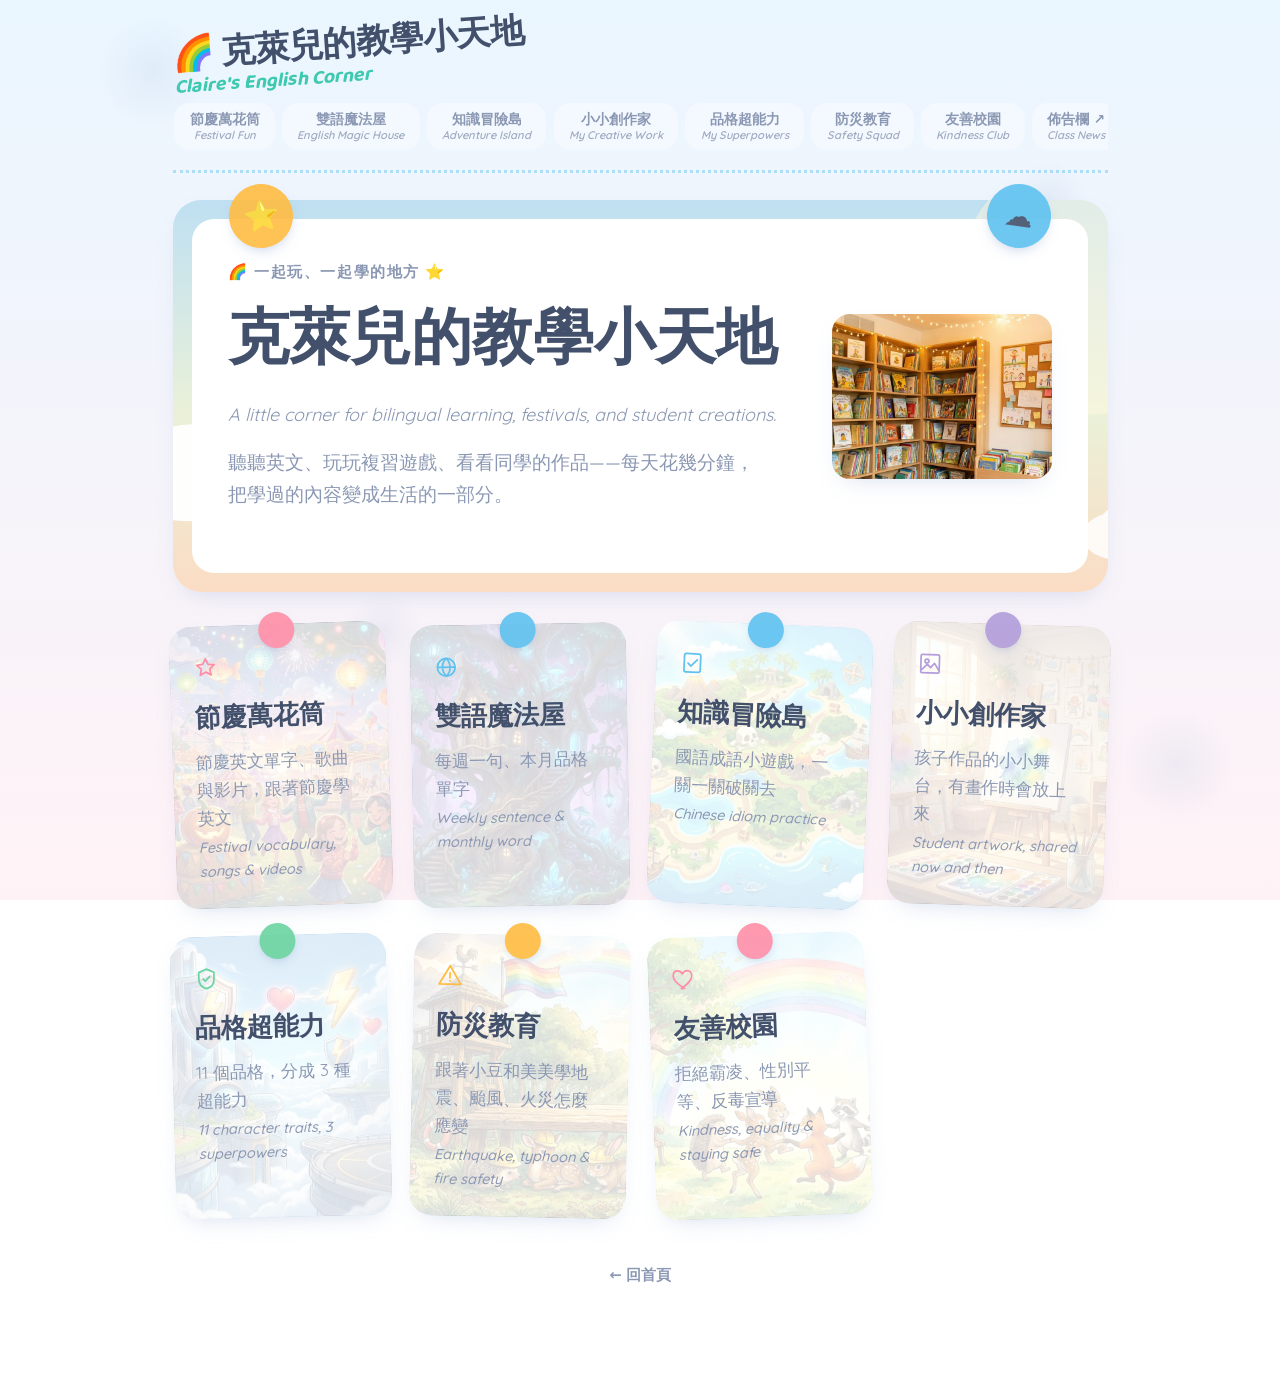
<file: index.html>
<!doctype html>
<html lang="zh-Hant">
<head>
<meta charset="utf-8" />
<title>克萊兒的教學小天地</title>
<meta name="viewport" content="width=device-width, initial-scale=1" />
<meta name="description" content="克萊兒的教學小天地：雙語魔法屋、知識冒險島、小小創作家、節慶萬花筒、品格超能力、防災教育與友善校園。" />
<link rel="preconnect" href="https://fonts.googleapis.com" />
<link rel="preconnect" href="https://fonts.gstatic.com" crossorigin />
<link href="https://fonts.googleapis.com/css2?family=Baloo+2:wght@500;600;700;800&family=Quicksand:wght@500;600;700&display=swap" rel="stylesheet" />
<link rel="stylesheet" href="styles.css" />
</head>
<body>
<main class="board">

  <nav class="sitenav" aria-label="網站導覽">
    <a class="brand" href="index.html"><span class="nav-zh">🌈 克萊兒的教學小天地</span><span class="nav-en">Claire's English Corner</span></a>
    <div class="sitenav-links">
      <a href="pages/festival.html"><span class="nav-zh">節慶萬花筒</span><span class="nav-en">Festival Fun</span></a>
      <a href="pages/bilingual.html"><span class="nav-zh">雙語魔法屋</span><span class="nav-en">English Magic House</span></a>
      <a href="pages/review.html"><span class="nav-zh">知識冒險島</span><span class="nav-en">Adventure Island</span></a>
      <a href="pages/gallery.html"><span class="nav-zh">小小創作家</span><span class="nav-en">My Creative Work</span></a>
      <a href="pages/character.html"><span class="nav-zh">品格超能力</span><span class="nav-en">My Superpowers</span></a>
      <a href="pages/disaster-prep.html"><span class="nav-zh">防災教育</span><span class="nav-en">Safety Squad</span></a>
      <a href="pages/friendly-campus.html"><span class="nav-zh">友善校園</span><span class="nav-en">Kindness Club</span></a>
      <a href="https://padlet.com/ClaireOli/115-1-v3k780pu6dnq87oe" target="_blank" rel="noopener" class="nav-external"><span class="nav-zh">佈告欄</span><span class="nav-en">Class News</span></a>
    </div>
  </nav>

  <!-- Hero -->
  <header class="hero bg-dawn">
    <div class="tape tape-l" aria-hidden="true"></div>
    <div class="tape tape-r" aria-hidden="true"></div>
    <div class="hero-panel">
      <div class="hero-text">
        <p class="eyebrow">🌈 一起玩、一起學的地方 ⭐</p>
        <h1>克萊兒的教學小天地</h1>
        <p class="hero-en">A little corner for bilingual learning, festivals, and student creations.</p>
        <p class="tagline">聽聽英文、玩玩複習遊戲、看看同學的作品——每天花幾分鐘，把學過的內容變成生活的一部分。</p>
      </div>
      <div class="hero-photo">
        <img class="hero-photo-img" src="assets/classroom-photo.jpg" alt="教室日常照片">
      </div>
    </div>
  </header>

  <!-- Services -->
  <section class="grid" aria-label="班級網站分區">

    <a class="card card-coral has-scene card-scene-festival" style="--tilt:-2deg" href="pages/festival.html">
      <svg class="card-icon" width="26" height="26" viewBox="0 0 24 24" fill="none" stroke="currentColor" stroke-width="1.6" stroke-linecap="round" stroke-linejoin="round"><path d="M12 3l2.4 5.1 5.6.6-4.2 3.8 1.2 5.5L12 15.3 6.9 18l1.2-5.5-4.2-3.8 5.6-.6z"/></svg>
      <h3>節慶萬花筒</h3>
      <p>節慶英文單字、歌曲與影片，跟著節慶學英文<span class="bi-en">Festival vocabulary, songs & videos</span></p>
    </a>

    <a class="card card-sky has-scene card-scene-bilingual" style="--tilt:-1deg" href="pages/bilingual.html">
      <svg class="card-icon" width="26" height="26" viewBox="0 0 24 24" fill="none" stroke="currentColor" stroke-width="1.6" stroke-linecap="round" stroke-linejoin="round"><circle cx="12" cy="12" r="8.2"/><path d="M4 12h16M12 3.8c2.3 2.2 3.5 5.1 3.5 8.2s-1.2 6-3.5 8.2c-2.3-2.2-3.5-5.1-3.5-8.2S9.7 6 12 3.8z"/></svg>
      <h3>雙語魔法屋</h3>
      <p>每週一句、本月品格單字<span class="bi-en">Weekly sentence & monthly word</span></p>
    </a>

    <a class="card card-sky has-scene card-scene-review" style="--tilt:2.5deg" href="pages/review.html">
      <svg class="card-icon" width="26" height="26" viewBox="0 0 24 24" fill="none" stroke="currentColor" stroke-width="1.6" stroke-linecap="round" stroke-linejoin="round"><rect x="4.5" y="3.5" width="15" height="17" rx="1.8"/><path d="M8 12.3l2.6 2.6L16.4 9"/></svg>
      <h3>知識冒險島</h3>
      <p>國語成語小遊戲，一關一關破關去<span class="bi-en">Chinese idiom practice</span></p>
    </a>

    <a class="card card-lavender has-scene card-scene-gallery" style="--tilt:1.8deg" href="pages/gallery.html">
      <svg class="card-icon" width="26" height="26" viewBox="0 0 24 24" fill="none" stroke="currentColor" stroke-width="1.6" stroke-linecap="round" stroke-linejoin="round"><rect x="3.5" y="3.5" width="17" height="17" rx="1.2"/><circle cx="9" cy="9.5" r="1.8"/><path d="M4.5 17.5l5-5 3 3 3.5-4 4 6"/></svg>
      <h3>小小創作家</h3>
      <p>孩子作品的小小舞台，有畫作時會放上來<span class="bi-en">Student artwork, shared now and then</span></p>
    </a>

    <a class="card card-sage has-scene card-scene-character" style="--tilt:-1.5deg" href="pages/character.html">
      <svg class="card-icon" width="26" height="26" viewBox="0 0 24 24" fill="none" stroke="currentColor" stroke-width="1.6" stroke-linecap="round" stroke-linejoin="round"><path d="M12 3l7 3v6c0 5-3 8-7 9-4-1-7-4-7-9V6l7-3z"/><path d="M9 12l2 2 4-4"/></svg>
      <h3>品格超能力</h3>
      <p>11 個品格，分成 3 種超能力<span class="bi-en">11 character traits, 3 superpowers</span></p>
    </a>

    <a class="card card-mustard has-scene card-scene-disaster-prep" style="--tilt:1.2deg" href="pages/disaster-prep.html">
      <svg class="card-icon" width="26" height="26" viewBox="0 0 24 24" fill="none" stroke="currentColor" stroke-width="1.6" stroke-linecap="round" stroke-linejoin="round"><path d="M12 3L2 20h20L12 3z"/><path d="M12 9.5v4.5"/><circle cx="12" cy="16.8" r=".9" fill="currentColor" stroke="none"/></svg>
      <h3>防災教育</h3>
      <p>跟著小豆和美美學地震、颱風、火災怎麼應變<span class="bi-en">Earthquake, typhoon & fire safety</span></p>
    </a>

    <a class="card card-coral has-scene card-scene-friendly-campus" style="--tilt:-2.2deg" href="pages/friendly-campus.html">
      <svg class="card-icon" width="26" height="26" viewBox="0 0 24 24" fill="none" stroke="currentColor" stroke-width="1.6" stroke-linecap="round" stroke-linejoin="round"><path d="M12 20s-7-4.5-9.5-9C1 7 2.5 3.5 6 3.5c2 0 3.5 1.3 4.5 3 1-1.7 2.5-3 4.5-3 3.5 0 5 3.5 3.5 7.5-2.5 4.5-9.5 9-9.5 9z"/></svg>
      <h3>友善校園</h3>
      <p>拒絕霸凌、性別平等、反毒宣導<span class="bi-en">Kindness, equality & staying safe</span></p>
    </a>

  </section>

  <footer class="board-footer">
    <p><a href="index.html">← 回首頁</a></p>
  </footer>
</main>
</body>
</html>
</file>
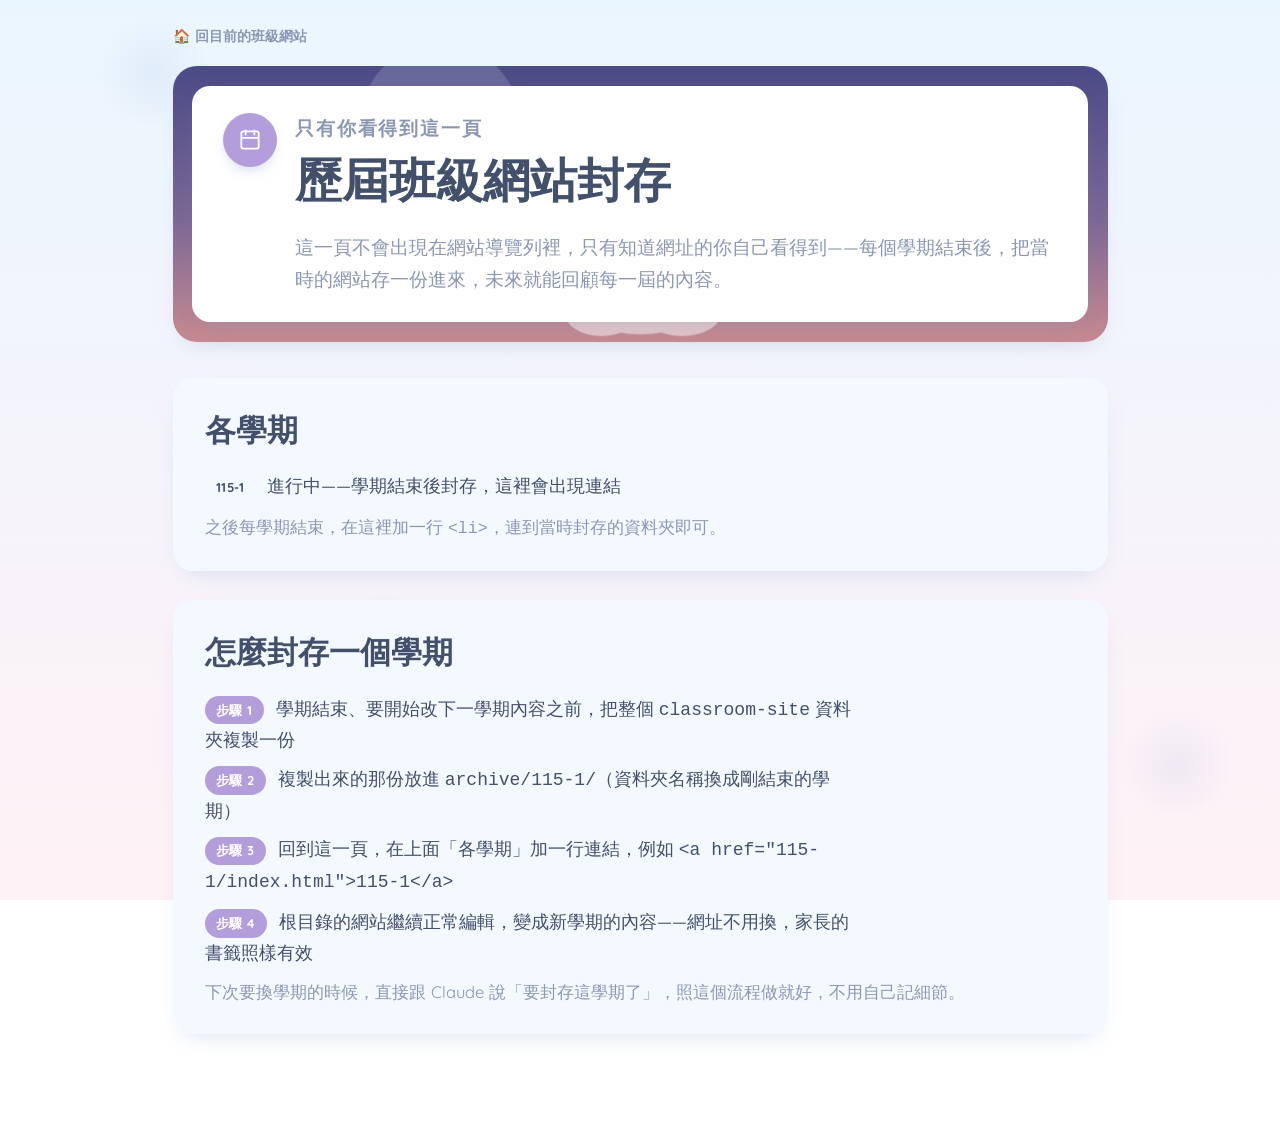
<file: archive/index.html>
<!doctype html>
<html lang="zh-Hant">
<head>
<meta charset="utf-8" />
<title>封存總覽 ｜ 克萊兒的教學小天地</title>
<meta name="viewport" content="width=device-width, initial-scale=1" />
<meta name="robots" content="noindex" />
<link rel="preconnect" href="https://fonts.googleapis.com" />
<link rel="preconnect" href="https://fonts.gstatic.com" crossorigin />
<link href="https://fonts.googleapis.com/css2?family=Baloo+2:wght@500;600;700;800&family=Quicksand:wght@500;600;700&display=swap" rel="stylesheet" />
<link rel="stylesheet" href="../styles.css" />
</head>
<body>
<main class="board">

  <p class="breadcrumb"><a href="../index.html">🏠 回目前的班級網站</a></p>

  <header class="page-hero bg-lavender">
    <div class="page-hero-panel">
      <div class="hero-icon" style="--accent:var(--lavender); --accent-ink:var(--lavender-ink)">
        <svg width="26" height="26" viewBox="0 0 24 24" fill="none" stroke="currentColor" stroke-width="1.6" stroke-linecap="round" stroke-linejoin="round"><rect x="4" y="4" width="16" height="16" rx="2"/><path d="M8 3v4M16 3v4M4 10h16"/></svg>
      </div>
      <div>
        <p class="eyebrow">只有你看得到這一頁</p>
        <h1>歷屆班級網站封存</h1>
        <p>這一頁不會出現在網站導覽列裡，只有知道網址的你自己看得到——每個學期結束後，把當時的網站存一份進來，未來就能回顧每一屆的內容。</p>
      </div>
    </div>
  </header>

  <section class="content-card">
    <h2>各學期</h2>
    <ul class="detail-list">
      <li><span class="tag">115-1</span> 進行中——學期結束後封存，這裡會出現連結</li>
    </ul>
    <p class="content-note">之後每學期結束，在這裡加一行 <code>&lt;li&gt;</code>，連到當時封存的資料夾即可。</p>
  </section>

  <section class="content-card">
    <h2>怎麼封存一個學期</h2>
    <ul class="detail-list">
      <li><span class="tag tag-lavender">步驟 1</span> 學期結束、要開始改下一學期內容之前，把整個 <code>classroom-site</code> 資料夾複製一份</li>
      <li><span class="tag tag-lavender">步驟 2</span> 複製出來的那份放進 <code>archive/115-1/</code>（資料夾名稱換成剛結束的學期）</li>
      <li><span class="tag tag-lavender">步驟 3</span> 回到這一頁，在上面「各學期」加一行連結，例如 <code>&lt;a href="115-1/index.html"&gt;115-1&lt;/a&gt;</code></li>
      <li><span class="tag tag-lavender">步驟 4</span> 根目錄的網站繼續正常編輯，變成新學期的內容——網址不用換，家長的書籤照樣有效</li>
    </ul>
    <p class="content-note">下次要換學期的時候，直接跟 Claude 說「要封存這學期了」，照這個流程做就好，不用自己記細節。</p>
  </section>

</main>
</body>
</html>
</file>
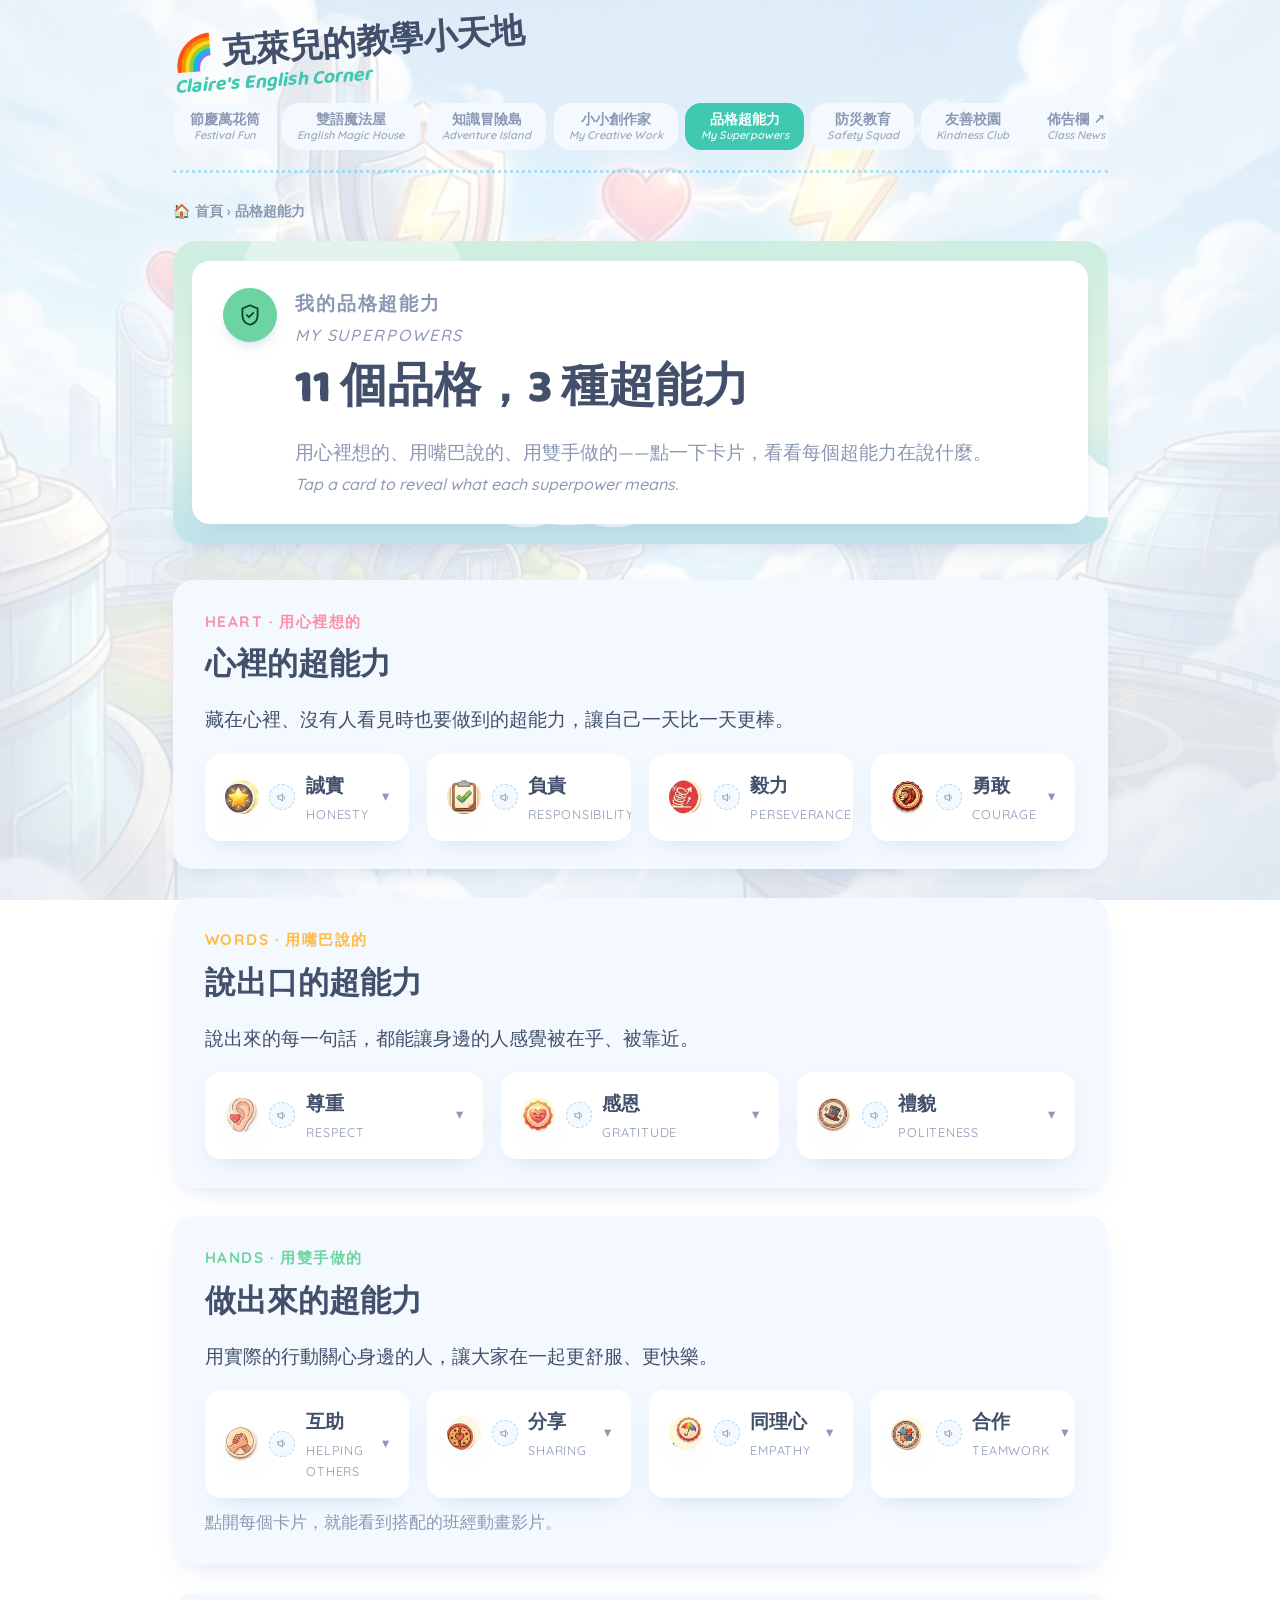
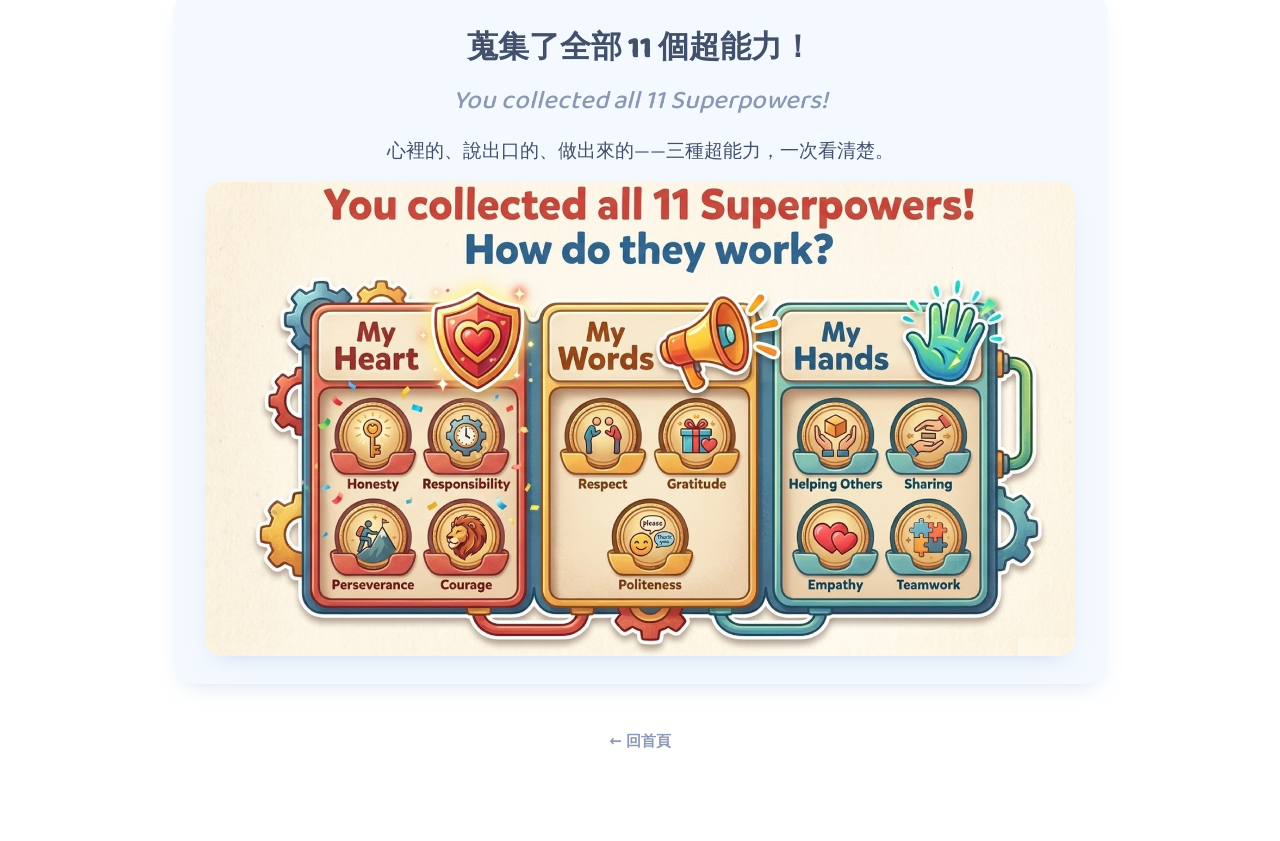
<file: pages/character.html>
<!doctype html>
<html lang="zh-Hant">
<head>
<meta charset="utf-8" />
<title>品格超能力 ｜ 克萊兒的教學小天地</title>
<meta name="viewport" content="width=device-width, initial-scale=1" />
<link rel="preconnect" href="https://fonts.googleapis.com" />
<link rel="preconnect" href="https://fonts.gstatic.com" crossorigin />
<link href="https://fonts.googleapis.com/css2?family=Baloo+2:wght@500;600;700;800&family=Quicksand:wght@500;600;700&display=swap" rel="stylesheet" />
<link rel="stylesheet" href="../styles.css" />
</head>
<body class="has-scene scene-character">
<main class="board">

  <nav class="sitenav" aria-label="網站導覽">
    <a class="brand" href="../index.html"><span class="nav-zh">🌈 克萊兒的教學小天地</span><span class="nav-en">Claire's English Corner</span></a>
    <div class="sitenav-links">
      <a href="festival.html"><span class="nav-zh">節慶萬花筒</span><span class="nav-en">Festival Fun</span></a>
      <a href="bilingual.html"><span class="nav-zh">雙語魔法屋</span><span class="nav-en">English Magic House</span></a>
      <a href="review.html"><span class="nav-zh">知識冒險島</span><span class="nav-en">Adventure Island</span></a>
      <a href="gallery.html"><span class="nav-zh">小小創作家</span><span class="nav-en">My Creative Work</span></a>
      <a href="character.html" aria-current="page"><span class="nav-zh">品格超能力</span><span class="nav-en">My Superpowers</span></a>
      <a href="disaster-prep.html"><span class="nav-zh">防災教育</span><span class="nav-en">Safety Squad</span></a>
      <a href="friendly-campus.html"><span class="nav-zh">友善校園</span><span class="nav-en">Kindness Club</span></a>
      <a href="https://padlet.com/ClaireOli/115-1-v3k780pu6dnq87oe" target="_blank" rel="noopener" class="nav-external"><span class="nav-zh">佈告欄</span><span class="nav-en">Class News</span></a>
    </div>
  </nav>

  <p class="breadcrumb"><a href="../index.html">🏠 首頁</a> › 品格超能力</p>

  <header class="page-hero bg-mint">
    <div class="page-hero-panel">
      <div class="hero-icon" style="--accent:var(--sage); --accent-ink:var(--sage-ink)">
        <svg width="26" height="26" viewBox="0 0 24 24" fill="none" stroke="currentColor" stroke-width="1.6" stroke-linecap="round" stroke-linejoin="round"><path d="M12 3l7 3v6c0 5-3 8-7 9-4-1-7-4-7-9V6l7-3z"/><path d="M9 12l2 2 4-4"/></svg>
      </div>
      <div>
        <p class="eyebrow eyebrow-sage">我的品格超能力<span class="bi-en">My Superpowers</span></p>
        <h1>11 個品格，3 種超能力</h1>
        <p>用心裡想的、用嘴巴說的、用雙手做的——點一下卡片，看看每個超能力在說什麼。<span class="bi-en">Tap a card to reveal what each superpower means.</span></p>
      </div>
    </div>
  </header>

  <section class="content-card">
    <p class="eyebrow eyebrow-coral">Heart · 用心裡想的</p>
    <h2>心裡的超能力</h2>
    <p class="content-lede">藏在心裡、沒有人看見時也要做到的超能力，讓自己一天比一天更棒。</p>
    <div class="trait-grid">
      <details class="trait-card">
        <summary><span class="trait-label"><img class="trait-badge" src="../assets/badges/honesty.png" alt="" /><button class="audio-btn small" type="button" data-audio="../assets/audio/honesty.mp3" data-word="Honesty" aria-label="播放 Honesty 發音"><svg width="13" height="13" viewBox="0 0 24 24" fill="none" stroke="currentColor" stroke-width="1.8" stroke-linecap="round" stroke-linejoin="round"><path d="M4 9v6h4l5 4V5L8 9H4z"/><path d="M16.2 8.8a5 5 0 0 1 0 6.4"/></svg></button><span class="trait-text"><span class="trait-zh">誠實</span><span class="trait-en">Honesty</span></span></span><span class="chevron">▾</span></summary>
        <div class="trait-body">說實話，不會讓愛消失。就算犯了錯，誠實永遠是更勇敢的選擇。</div>
        <div class="trait-video-wrap"><iframe class="trait-video" src="https://www.youtube-nocookie.com/embed/JSFqNJxK2oQ" title="Honesty 誠實" loading="lazy" allow="accelerometer; autoplay; clipboard-write; encrypted-media; gyroscope; picture-in-picture" allowfullscreen></iframe></div>
      </details>
      <details class="trait-card">
        <summary><span class="trait-label"><img class="trait-badge" src="../assets/badges/responsibility.png" alt="" /><button class="audio-btn small" type="button" data-audio="../assets/audio/responsibility.mp3" data-word="Responsibility" aria-label="播放 Responsibility 發音"><svg width="13" height="13" viewBox="0 0 24 24" fill="none" stroke="currentColor" stroke-width="1.8" stroke-linecap="round" stroke-linejoin="round"><path d="M4 9v6h4l5 4V5L8 9H4z"/><path d="M16.2 8.8a5 5 0 0 1 0 6.4"/></svg></button><span class="trait-text"><span class="trait-zh">負責</span><span class="trait-en">Responsibility</span></span></span><span class="chevron">▾</span></summary>
        <div class="trait-body">做好自己該做的事，大家都會信任你。就算沒人盯著，也要把答應的事完成。</div>
        <div class="trait-video-wrap"><iframe class="trait-video" src="https://www.youtube-nocookie.com/embed/zinAZxWK9RY" title="Responsibility 負責" loading="lazy" allow="accelerometer; autoplay; clipboard-write; encrypted-media; gyroscope; picture-in-picture" allowfullscreen></iframe></div>
      </details>
      <details class="trait-card">
        <summary><span class="trait-label"><img class="trait-badge" src="../assets/badges/perseverance.png" alt="" /><button class="audio-btn small" type="button" data-audio="../assets/audio/perseverance.mp3" data-word="Perseverance" aria-label="播放 Perseverance 發音"><svg width="13" height="13" viewBox="0 0 24 24" fill="none" stroke="currentColor" stroke-width="1.8" stroke-linecap="round" stroke-linejoin="round"><path d="M4 9v6h4l5 4V5L8 9H4z"/><path d="M16.2 8.8a5 5 0 0 1 0 6.4"/></svg></button><span class="trait-text"><span class="trait-zh">毅力</span><span class="trait-en">Perseverance</span></span></span><span class="chevron">▾</span></summary>
        <div class="trait-body">努力不放棄，就會等到進步。跌倒不是結束，願意再站起來才會更堅強。</div>
        <div class="trait-video-wrap"><iframe class="trait-video" src="https://www.youtube-nocookie.com/embed/8Lmx_9-T_0w" title="Perseverance 毅力" loading="lazy" allow="accelerometer; autoplay; clipboard-write; encrypted-media; gyroscope; picture-in-picture" allowfullscreen></iframe></div>
      </details>
      <details class="trait-card">
        <summary><span class="trait-label"><img class="trait-badge" src="../assets/badges/courage.png" alt="" /><button class="audio-btn small" type="button" data-audio="../assets/audio/courage.mp3" data-word="Courage" aria-label="播放 Courage 發音"><svg width="13" height="13" viewBox="0 0 24 24" fill="none" stroke="currentColor" stroke-width="1.8" stroke-linecap="round" stroke-linejoin="round"><path d="M4 9v6h4l5 4V5L8 9H4z"/><path d="M16.2 8.8a5 5 0 0 1 0 6.4"/></svg></button><span class="trait-text"><span class="trait-zh">勇敢</span><span class="trait-en">Courage</span></span></span><span class="chevron">▾</span></summary>
        <div class="trait-body">勇敢跨出去，就會發現自己做得到。心跳加速時，深吸一口氣就是最好的開始。</div>
        <div class="trait-video-wrap"><iframe class="trait-video" src="https://www.youtube-nocookie.com/embed/Q60phlDdm2A" title="Courage 勇敢" loading="lazy" allow="accelerometer; autoplay; clipboard-write; encrypted-media; gyroscope; picture-in-picture" allowfullscreen></iframe></div>
      </details>
    </div>
  </section>

  <section class="content-card">
    <p class="eyebrow eyebrow-mustard">Words · 用嘴巴說的</p>
    <h2>說出口的超能力</h2>
    <p class="content-lede">說出來的每一句話，都能讓身邊的人感覺被在乎、被靠近。</p>
    <div class="trait-grid">
      <details class="trait-card">
        <summary><span class="trait-label"><img class="trait-badge" src="../assets/badges/respect.png" alt="" /><button class="audio-btn small" type="button" data-audio="../assets/audio/respect.mp3" data-word="Respect" aria-label="播放 Respect 發音"><svg width="13" height="13" viewBox="0 0 24 24" fill="none" stroke="currentColor" stroke-width="1.8" stroke-linecap="round" stroke-linejoin="round"><path d="M4 9v6h4l5 4V5L8 9H4z"/><path d="M16.2 8.8a5 5 0 0 1 0 6.4"/></svg></button><span class="trait-text"><span class="trait-zh">尊重</span><span class="trait-en">Respect</span></span></span><span class="chevron">▾</span></summary>
        <div class="trait-body">尊重別人說話，也是在尊重自己。安靜下來，專心聆聽，就是最好的尊重。</div>
        <div class="trait-video-wrap"><iframe class="trait-video" src="https://www.youtube-nocookie.com/embed/cQe8qqpGZ50" title="Respect 尊重" loading="lazy" allow="accelerometer; autoplay; clipboard-write; encrypted-media; gyroscope; picture-in-picture" allowfullscreen></iframe></div>
      </details>
      <details class="trait-card">
        <summary><span class="trait-label"><img class="trait-badge" src="../assets/badges/gratitude.png" alt="" /><button class="audio-btn small" type="button" data-audio="../assets/audio/gratitude.mp3" data-word="Gratitude" aria-label="播放 Gratitude 發音"><svg width="13" height="13" viewBox="0 0 24 24" fill="none" stroke="currentColor" stroke-width="1.8" stroke-linecap="round" stroke-linejoin="round"><path d="M4 9v6h4l5 4V5L8 9H4z"/><path d="M16.2 8.8a5 5 0 0 1 0 6.4"/></svg></button><span class="trait-text"><span class="trait-zh">感恩</span><span class="trait-en">Gratitude</span></span></span><span class="chevron">▾</span></summary>
        <div class="trait-body">說聲謝謝，溫暖會傳下去。記住別人對你的好，也把這份心意傳出去。</div>
        <div class="trait-video-wrap"><iframe class="trait-video" src="https://www.youtube-nocookie.com/embed/FARQ07UNyqo" title="Gratitude 感恩" loading="lazy" allow="accelerometer; autoplay; clipboard-write; encrypted-media; gyroscope; picture-in-picture" allowfullscreen></iframe></div>
      </details>
      <details class="trait-card">
        <summary><span class="trait-label"><img class="trait-badge" src="../assets/badges/politeness.png" alt="" /><button class="audio-btn small" type="button" data-audio="../assets/audio/politeness.mp3" data-word="Politeness" aria-label="播放 Politeness 發音"><svg width="13" height="13" viewBox="0 0 24 24" fill="none" stroke="currentColor" stroke-width="1.8" stroke-linecap="round" stroke-linejoin="round"><path d="M4 9v6h4l5 4V5L8 9H4z"/><path d="M16.2 8.8a5 5 0 0 1 0 6.4"/></svg></button><span class="trait-text"><span class="trait-zh">禮貌</span><span class="trait-en">Politeness</span></span></span><span class="chevron">▾</span></summary>
        <div class="trait-body">一句請、一句謝謝，讓彼此更靠近。幾個禮貌的字，就能讓請求變得溫暖。</div>
        <div class="trait-video-wrap"><iframe class="trait-video" src="https://www.youtube-nocookie.com/embed/YyP-FfY0kUA" title="Politeness 禮貌" loading="lazy" allow="accelerometer; autoplay; clipboard-write; encrypted-media; gyroscope; picture-in-picture" allowfullscreen></iframe></div>
      </details>
    </div>
  </section>

  <section class="content-card">
    <p class="eyebrow eyebrow-sage">Hands · 用雙手做的</p>
    <h2>做出來的超能力</h2>
    <p class="content-lede">用實際的行動關心身邊的人，讓大家在一起更舒服、更快樂。</p>
    <div class="trait-grid">
      <details class="trait-card">
        <summary><span class="trait-label"><img class="trait-badge" src="../assets/badges/helping-others.png" alt="" /><button class="audio-btn small" type="button" data-audio="../assets/audio/helping-others.mp3" data-word="Helping Others" aria-label="播放 Helping Others 發音"><svg width="13" height="13" viewBox="0 0 24 24" fill="none" stroke="currentColor" stroke-width="1.8" stroke-linecap="round" stroke-linejoin="round"><path d="M4 9v6h4l5 4V5L8 9H4z"/><path d="M16.2 8.8a5 5 0 0 1 0 6.4"/></svg></button><span class="trait-text"><span class="trait-zh">互助</span><span class="trait-en">Helping Others</span></span></span><span class="chevron">▾</span></summary>
        <div class="trait-body">互相幫忙，讓朋友更靠近。看見別人需要幫忙時，一個小動作就能帶來大溫暖。</div>
        <div class="trait-video-wrap"><iframe class="trait-video" src="https://www.youtube-nocookie.com/embed/-0s3YifEuVo" title="Helping Others 互助" loading="lazy" allow="accelerometer; autoplay; clipboard-write; encrypted-media; gyroscope; picture-in-picture" allowfullscreen></iframe></div>
      </details>
      <details class="trait-card">
        <summary><span class="trait-label"><img class="trait-badge" src="../assets/badges/sharing.png" alt="" /><button class="audio-btn small" type="button" data-audio="../assets/audio/sharing.mp3" data-word="Sharing" aria-label="播放 Sharing 發音"><svg width="13" height="13" viewBox="0 0 24 24" fill="none" stroke="currentColor" stroke-width="1.8" stroke-linecap="round" stroke-linejoin="round"><path d="M4 9v6h4l5 4V5L8 9H4z"/><path d="M16.2 8.8a5 5 0 0 1 0 6.4"/></svg></button><span class="trait-text"><span class="trait-zh">分享</span><span class="trait-en">Sharing</span></span></span><span class="chevron">▾</span></summary>
        <div class="trait-body">分享讓快樂變成兩倍。當你擁有夠多，就分一點給需要的朋友。</div>
        <div class="trait-video-wrap"><iframe class="trait-video" src="https://www.youtube-nocookie.com/embed/q-upp9srZ-I" title="Sharing 分享" loading="lazy" allow="accelerometer; autoplay; clipboard-write; encrypted-media; gyroscope; picture-in-picture" allowfullscreen></iframe></div>
      </details>
      <details class="trait-card">
        <summary><span class="trait-label"><img class="trait-badge" src="../assets/badges/empathy.png" alt="" /><button class="audio-btn small" type="button" data-audio="../assets/audio/empathy.mp3" data-word="Empathy" aria-label="播放 Empathy 發音"><svg width="13" height="13" viewBox="0 0 24 24" fill="none" stroke="currentColor" stroke-width="1.8" stroke-linecap="round" stroke-linejoin="round"><path d="M4 9v6h4l5 4V5L8 9H4z"/><path d="M16.2 8.8a5 5 0 0 1 0 6.4"/></svg></button><span class="trait-text"><span class="trait-zh">同理心</span><span class="trait-en">Empathy</span></span></span><span class="chevron">▾</span></summary>
        <div class="trait-body">留意別人的心情，是關心的第一步。不必解決所有事，陪伴就已足夠。</div>
        <div class="trait-video-wrap"><iframe class="trait-video" src="https://www.youtube-nocookie.com/embed/CG6NMZVGy-Y" title="Empathy 同理心" loading="lazy" allow="accelerometer; autoplay; clipboard-write; encrypted-media; gyroscope; picture-in-picture" allowfullscreen></iframe></div>
      </details>
      <details class="trait-card">
        <summary><span class="trait-label"><img class="trait-badge" src="../assets/badges/teamwork.png" alt="" /><button class="audio-btn small" type="button" data-audio="../assets/audio/teamwork.mp3" data-word="Teamwork" aria-label="播放 Teamwork 發音"><svg width="13" height="13" viewBox="0 0 24 24" fill="none" stroke="currentColor" stroke-width="1.8" stroke-linecap="round" stroke-linejoin="round"><path d="M4 9v6h4l5 4V5L8 9H4z"/><path d="M16.2 8.8a5 5 0 0 1 0 6.4"/></svg></button><span class="trait-text"><span class="trait-zh">合作</span><span class="trait-en">Teamwork</span></span></span><span class="chevron">▾</span></summary>
        <div class="trait-body">合作，讓大事變得容易。當每個人都做好自己的部分，再大的任務也會變簡單。</div>
        <div class="trait-video-wrap"><iframe class="trait-video" src="https://www.youtube-nocookie.com/embed/RF5q2zyEfQE" title="Teamwork 合作" loading="lazy" allow="accelerometer; autoplay; clipboard-write; encrypted-media; gyroscope; picture-in-picture" allowfullscreen></iframe></div>
      </details>
    </div>
    <p class="content-note">點開每個卡片，就能看到搭配的班經動畫影片。</p>
  </section>

  <section class="content-card summary-banner-card">
    <h2>蒐集了全部 11 個超能力！<span class="bi-en">You collected all 11 Superpowers!</span></h2>
    <p class="content-lede">心裡的、說出口的、做出來的——三種超能力，一次看清楚。</p>
    <img class="summary-banner" src="../assets/superpowers-summary.jpg" alt="11 個品格徽章依照 My Heart（心裡的）、My Words（說出口的）、My Hands（做出來的）三種超能力分類的總覽圖" />
  </section>

  <script src="../assets/audio/manifest.js"></script>
  <script>
  (function(){
    function speak(word){
      if (!word || !('speechSynthesis' in window)) return;
      var utter = new SpeechSynthesisUtterance(word);
      utter.lang = 'en-US';
      utter.rate = 0.85;
      window.speechSynthesis.cancel();
      window.speechSynthesis.speak(utter);
    }
    document.querySelectorAll('.audio-btn').forEach(function(btn){
      btn.addEventListener('click', function(e){
        e.preventDefault();
        e.stopPropagation();
        var word = btn.getAttribute('data-word');
        var src = window.resolveAudioSrc ? window.resolveAudioSrc(word, '../assets/audio/') : null;
        if (!src){ speak(word); return; }
        var audio = new Audio(src);
        audio.addEventListener('error', function(){ speak(word); });
        audio.play().catch(function(){ speak(word); });
      });
    });
  })();
  </script>

  <footer class="board-footer">
    <p><a href="../index.html">← 回首頁</a></p>
  </footer>
</main>
</body>
</html>
</file>
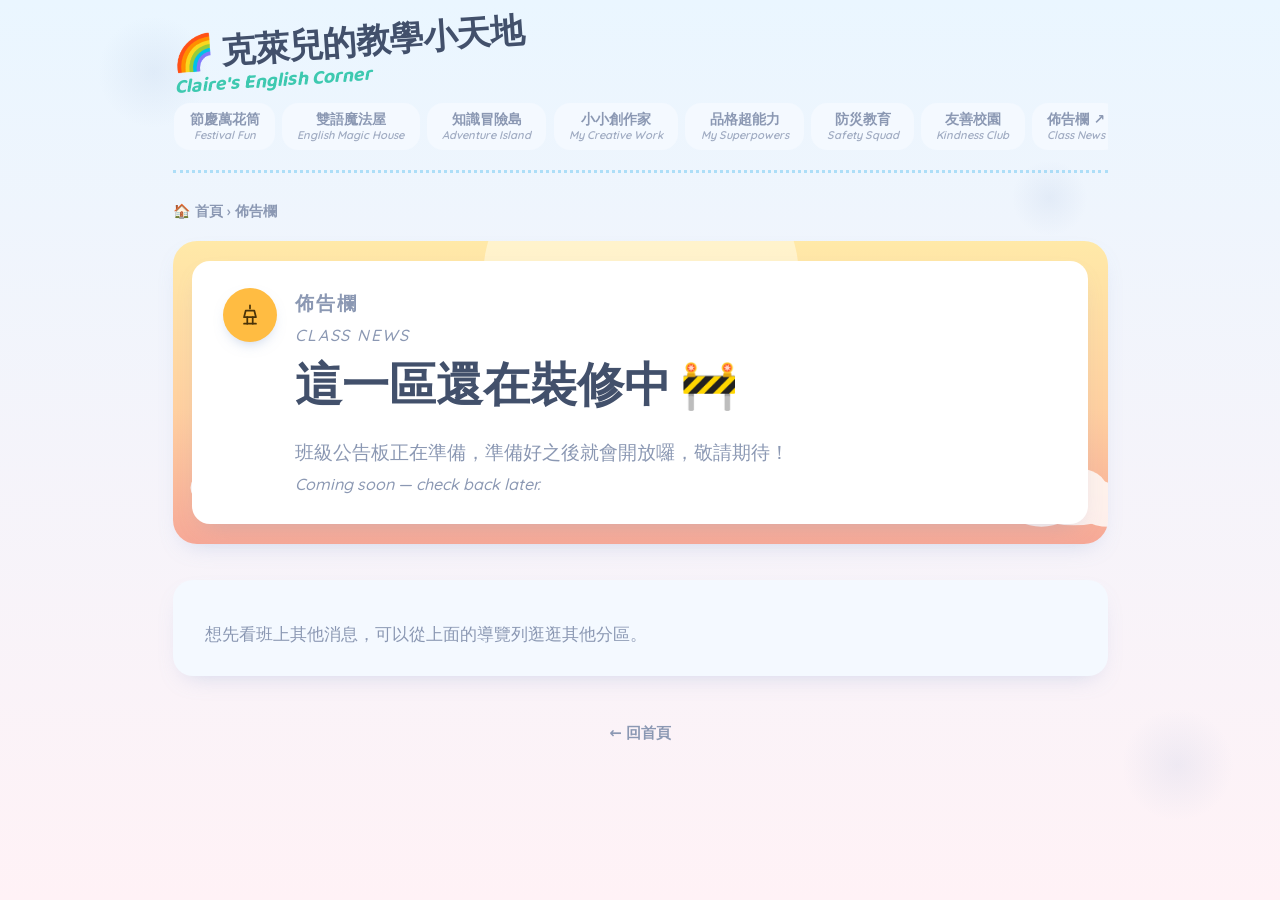
<file: pages/coming-soon.html>
<!doctype html>
<html lang="zh-Hant">
<head>
<meta charset="utf-8" />
<title>佈告欄 ｜ 克萊兒的教學小天地</title>
<meta name="viewport" content="width=device-width, initial-scale=1" />
<link rel="preconnect" href="https://fonts.googleapis.com" />
<link rel="preconnect" href="https://fonts.gstatic.com" crossorigin />
<link href="https://fonts.googleapis.com/css2?family=Baloo+2:wght@500;600;700;800&family=Quicksand:wght@500;600;700&display=swap" rel="stylesheet" />
<link rel="stylesheet" href="../styles.css" />
</head>
<body>
<main class="board">

  <nav class="sitenav" aria-label="網站導覽">
    <a class="brand" href="../index.html"><span class="nav-zh">🌈 克萊兒的教學小天地</span><span class="nav-en">Claire's English Corner</span></a>
    <div class="sitenav-links">
      <a href="festival.html"><span class="nav-zh">節慶萬花筒</span><span class="nav-en">Festival Fun</span></a>
      <a href="bilingual.html"><span class="nav-zh">雙語魔法屋</span><span class="nav-en">English Magic House</span></a>
      <a href="review.html"><span class="nav-zh">知識冒險島</span><span class="nav-en">Adventure Island</span></a>
      <a href="gallery.html"><span class="nav-zh">小小創作家</span><span class="nav-en">My Creative Work</span></a>
      <a href="character.html"><span class="nav-zh">品格超能力</span><span class="nav-en">My Superpowers</span></a>
      <a href="disaster-prep.html"><span class="nav-zh">防災教育</span><span class="nav-en">Safety Squad</span></a>
      <a href="friendly-campus.html"><span class="nav-zh">友善校園</span><span class="nav-en">Kindness Club</span></a>
      <a href="https://padlet.com/ClaireOli/115-1-v3k780pu6dnq87oe" target="_blank" rel="noopener" class="nav-external"><span class="nav-zh">佈告欄</span><span class="nav-en">Class News</span></a>
    </div>
  </nav>

  <p class="breadcrumb"><a href="../index.html">🏠 首頁</a> › 佈告欄</p>

  <header class="page-hero bg-golden">
    <div class="page-hero-panel">
      <div class="hero-icon" style="--accent:var(--mustard); --accent-ink:var(--mustard-ink)">
        <svg width="26" height="26" viewBox="0 0 24 24" fill="none" stroke="currentColor" stroke-width="1.6" stroke-linecap="round" stroke-linejoin="round"><path d="M12 3v3M8 8h8l1.5 6h-11L8 8z"/><path d="M6.5 20h11"/><path d="M9.5 14v6M14.5 14v6"/></svg>
      </div>
      <div>
        <p class="eyebrow eyebrow-mustard">佈告欄<span class="bi-en">Class News</span></p>
        <h1>這一區還在裝修中 🚧</h1>
        <p>班級公告板正在準備，準備好之後就會開放囉，敬請期待！<span class="bi-en">Coming soon — check back later.</span></p>
      </div>
    </div>
  </header>

  <section class="content-card">
    <p class="content-note">想先看班上其他消息，可以從上面的導覽列逛逛其他分區。</p>
  </section>

  <footer class="board-footer">
    <p><a href="../index.html">← 回首頁</a></p>
  </footer>
</main>
</body>
</html>
</file>
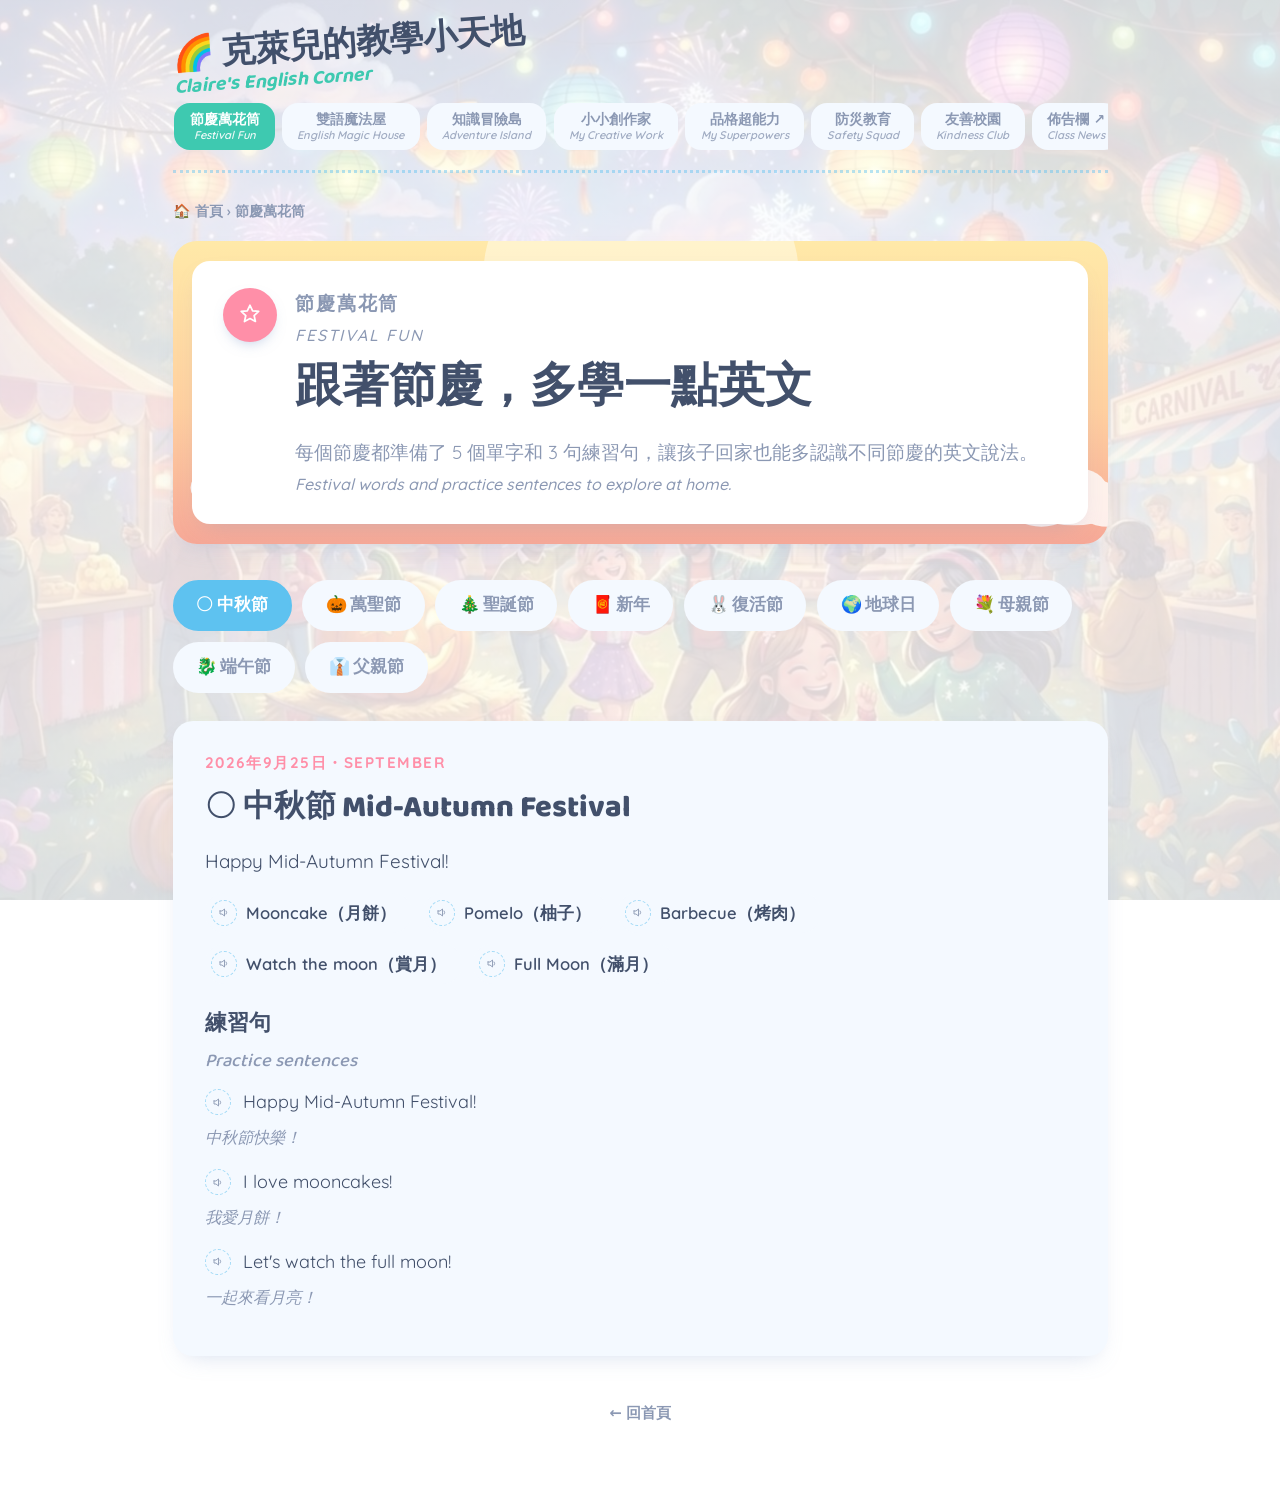
<file: pages/festival.html>
<!doctype html>
<html lang="zh-Hant">
<head>
<meta charset="utf-8" />
<title>節慶萬花筒 ｜ 克萊兒的教學小天地</title>
<meta name="viewport" content="width=device-width, initial-scale=1" />
<link rel="preconnect" href="https://fonts.googleapis.com" />
<link rel="preconnect" href="https://fonts.gstatic.com" crossorigin />
<link href="https://fonts.googleapis.com/css2?family=Baloo+2:wght@500;600;700;800&family=Quicksand:wght@500;600;700&display=swap" rel="stylesheet" />
<link rel="stylesheet" href="../styles.css" />
</head>
<body class="has-scene scene-festival">
<main class="board">

  <nav class="sitenav" aria-label="網站導覽">
    <a class="brand" href="../index.html"><span class="nav-zh">🌈 克萊兒的教學小天地</span><span class="nav-en">Claire's English Corner</span></a>
    <div class="sitenav-links">
      <a href="festival.html" aria-current="page"><span class="nav-zh">節慶萬花筒</span><span class="nav-en">Festival Fun</span></a>
      <a href="bilingual.html"><span class="nav-zh">雙語魔法屋</span><span class="nav-en">English Magic House</span></a>
      <a href="review.html"><span class="nav-zh">知識冒險島</span><span class="nav-en">Adventure Island</span></a>
      <a href="gallery.html"><span class="nav-zh">小小創作家</span><span class="nav-en">My Creative Work</span></a>
      <a href="character.html"><span class="nav-zh">品格超能力</span><span class="nav-en">My Superpowers</span></a>
      <a href="disaster-prep.html"><span class="nav-zh">防災教育</span><span class="nav-en">Safety Squad</span></a>
      <a href="friendly-campus.html"><span class="nav-zh">友善校園</span><span class="nav-en">Kindness Club</span></a>
      <a href="https://padlet.com/ClaireOli/115-1-v3k780pu6dnq87oe" target="_blank" rel="noopener" class="nav-external"><span class="nav-zh">佈告欄</span><span class="nav-en">Class News</span></a>
    </div>
  </nav>

  <p class="breadcrumb"><a href="../index.html">🏠 首頁</a> › 節慶萬花筒</p>

  <header class="page-hero bg-golden">
    <div class="page-hero-panel">
      <div class="hero-icon" style="--accent:var(--coral); --accent-ink:var(--coral-ink)">
        <svg width="26" height="26" viewBox="0 0 24 24" fill="none" stroke="currentColor" stroke-width="1.6" stroke-linecap="round" stroke-linejoin="round"><path d="M12 3l2.4 5.1 5.6.6-4.2 3.8 1.2 5.5L12 15.3 6.9 18l1.2-5.5-4.2-3.8 5.6-.6z"/></svg>
      </div>
      <div>
        <p class="eyebrow eyebrow-coral">節慶萬花筒<span class="bi-en">Festival Fun</span></p>
        <h1>跟著節慶，多學一點英文</h1>
        <p>每個節慶都準備了 5 個單字和 3 句練習句，讓孩子回家也能多認識不同節慶的英文說法。<span class="bi-en">Festival words and practice sentences to explore at home.</span></p>
      </div>
    </div>
  </header>

  <div class="subtab-nav" role="tablist" aria-label="節慶分類">
    <button type="button" class="subtab-btn is-active" data-tab="f0">🌕 中秋節</button>
    <button type="button" class="subtab-btn" data-tab="f1">🎃 萬聖節</button>
    <button type="button" class="subtab-btn" data-tab="f2">🎄 聖誕節</button>
    <button type="button" class="subtab-btn" data-tab="f3">🧧 新年</button>
    <button type="button" class="subtab-btn" data-tab="f4">🐰 復活節</button>
    <button type="button" class="subtab-btn" data-tab="f5">🌍 地球日</button>
    <button type="button" class="subtab-btn" data-tab="f6">💐 母親節</button>
    <button type="button" class="subtab-btn" data-tab="f7">🐉 端午節</button>
    <button type="button" class="subtab-btn" data-tab="f8">👔 父親節</button>
  </div>

  <div class="subtab-panel" data-panel="f0"><section class="content-card" id="festivalPanel-f0"></section></div>
  <div class="subtab-panel" data-panel="f1" hidden><section class="content-card" id="festivalPanel-f1"></section></div>
  <div class="subtab-panel" data-panel="f2" hidden><section class="content-card" id="festivalPanel-f2"></section></div>
  <div class="subtab-panel" data-panel="f3" hidden><section class="content-card" id="festivalPanel-f3"></section></div>
  <div class="subtab-panel" data-panel="f4" hidden><section class="content-card" id="festivalPanel-f4"></section></div>
  <div class="subtab-panel" data-panel="f5" hidden><section class="content-card" id="festivalPanel-f5"></section></div>
  <div class="subtab-panel" data-panel="f6" hidden><section class="content-card" id="festivalPanel-f6"></section></div>
  <div class="subtab-panel" data-panel="f7" hidden><section class="content-card" id="festivalPanel-f7"></section></div>
  <div class="subtab-panel" data-panel="f8" hidden><section class="content-card" id="festivalPanel-f8"></section></div>

  <script>
  (function(){
    var tabBtns = document.querySelectorAll('.subtab-btn');
    var panels = document.querySelectorAll('.subtab-panel');
    tabBtns.forEach(function(btn){
      btn.addEventListener('click', function(){
        tabBtns.forEach(function(b){ b.classList.remove('is-active'); });
        panels.forEach(function(p){ p.hidden = true; });
        btn.classList.add('is-active');
        document.querySelector('.subtab-panel[data-panel="' + btn.dataset.tab + '"]').hidden = false;
      });
    });
  })();
  </script>

  <script src="../assets/audio/manifest.js"></script>
  <script>
  (function(){
    var AUDIO_SVG = '<svg width="13" height="13" viewBox="0 0 24 24" fill="none" stroke="currentColor" stroke-width="1.8" stroke-linecap="round" stroke-linejoin="round"><path d="M4 9v6h4l5 4V5L8 9H4z"/><path d="M16.2 8.8a5 5 0 0 1 0 6.4"/></svg>';

    function audioBtn(mp3, word){
      return '<button class="audio-btn small" type="button" data-audio="' + mp3 + '" data-word="' + word.replace(/"/g,'&quot;') + '" aria-label="播放發音">' + AUDIO_SVG + '</button>';
    }

    var FESTIVALS = [
      { id:'f0', emoji:'🌕', zh:'中秋節', en:'Mid-Autumn Festival', date:'2026年9月25日・September', greeting:'Happy Mid-Autumn Festival!',
        words:[['Mooncake','月餅'],['Pomelo','柚子'],['Barbecue','烤肉'],['Watch the moon','賞月'],['Full Moon','滿月']],
        sentences:[
          ['Happy Mid-Autumn Festival!','中秋節快樂！'],
          ["I love mooncakes!",'我愛月餅！'],
          ["Let's watch the full moon!",'一起來看月亮！']
        ] },
      { id:'f1', emoji:'🎃', zh:'萬聖節', en:'Halloween', date:'10月31日（固定）・October', greeting:'Happy Halloween!',
        words:[['Pumpkin','南瓜'],['Spider','蜘蛛'],['Ghost','鬼'],['Black cat','黑貓'],['Witch','女巫']],
        sentences:[
          ['Happy Halloween!','萬聖節快樂！'],
          ['Trick or treat!','不給糖就搗蛋！'],
          ['Look, a pumpkin!','你看，南瓜！']
        ],
        videos:[['HdsxHxrDEzs','Knock Knock, Trick Or Treat?']] },
      { id:'f2', emoji:'🎄', zh:'聖誕節', en:'Christmas', date:'12月25日（固定）・December', greeting:'Merry Christmas!',
        words:[['Christmas tree','聖誕樹'],['Present','禮物'],['Santa Claus','聖誕老公公'],['Snowman','雪人'],['Candy cane','拐杖糖']],
        sentences:[
          ['Merry Christmas!','聖誕快樂！'],
          ['I love my present!','我喜歡我的禮物！'],
          ['Here comes Santa Claus!','聖誕老公公來了！']
        ],
        videos:[['1O_l17dvWXg','We Wish You A Merry Christmas'],['4YBGRGBj7_w','Jingle Bells']] },
      { id:'f3', emoji:'🧧', zh:'新年', en:'New Year', date:'2027年2月6日・February', greeting:'Happy New Year!',
        words:[['Red Envelope','紅包'],['Dumpling','水餃'],['Fireworks','煙火'],['Lantern','燈籠'],['Lion Dance','舞獅']],
        sentences:[
          ['Happy New Year!','新年快樂！'],
          ["Here's your red envelope!",'紅包給你！'],
          ["Let's eat dumplings!",'一起吃水餃！']
        ] },
      { id:'f4', emoji:'🐰', zh:'復活節', en:'Easter', date:'2027年3月28日・March', greeting:'Happy Easter!',
        words:[['Bunny','兔子'],['Basket','籃子'],['Egg','彩蛋'],['Chick','小雞'],['Chocolate','巧克力']],
        sentences:[
          ['Happy Easter!','復活節快樂！'],
          ['Look, an Easter egg!','你看，復活節彩蛋！'],
          ['I love the bunny!','我喜歡兔兔！']
        ],
        videos:[['Mfz3gSyoOWE','Easter Song for Kids']] },
      { id:'f5', emoji:'🌍', zh:'地球日', en:'Earth Day', date:'4月22日（固定）・April', greeting:'Happy Earth Day!',
        words:[['Recycle','回收'],['Reduce','減少'],['Reuse','重複使用'],['Earth','地球'],['Tree','樹']],
        sentences:[
          ['Happy Earth Day!','地球日快樂！'],
          ['I can recycle to help the Earth.','我可以回收來幫助地球。'],
          ["Let's plant a tree!",'一起種一棵樹！']
        ],
        videos:[['Ey8YPJuuHMw','Earth Day Song - Reduce Reuse Recycle Dance']] },
      { id:'f6', emoji:'💐', zh:'母親節', en:"Mother's Day", date:'2027年5月9日・May', greeting:"Happy Mother's Day!",
        words:[['Mother','媽媽'],['Love','愛'],['Flower','花'],['Card','卡片'],['Hug','擁抱']],
        sentences:[
          ["Happy Mother's Day!",'母親節快樂！'],
          ['I love you, Mom!','我愛妳，媽媽！'],
          ['This flower is for you!','這朵花給妳！']
        ] },
      { id:'f7', emoji:'🐉', zh:'端午節', en:'Dragon Boat Festival', date:'2027年6月9日・June', greeting:'Happy Dragon Boat Festival!',
        words:[['Dragon boat','龍舟'],['Rice dumpling','粽子'],['Race','比賽'],['River','河'],['Dragon','龍']],
        sentences:[
          ['Happy Dragon Boat Festival!','端午節快樂！'],
          ['I love rice dumplings!','我愛粽子！'],
          ["Let's watch the dragon boat race!",'一起看划龍舟！']
        ] },
      { id:'f8', emoji:'👔', zh:'父親節', en:"Father's Day", date:'8月8日（固定）・August', greeting:"Happy Father's Day!",
        words:[['Father','爸爸'],['Love','愛'],['Tie','領帶'],['Card','卡片'],['Hug','擁抱']],
        sentences:[
          ["Happy Father's Day!",'父親節快樂！'],
          ['I love you, Dad!','我愛你，爸爸！'],
          ['This card is for you!','這張卡片給你！']
        ] }
    ];

    FESTIVALS.forEach(function(fest){
      var wordsHtml = fest.words.map(function(w){
        var slug = w[0].toLowerCase().replace(/[^a-z]+/g, '-').replace(/^-|-$/g, '');
        return '<li class="word-chip">' + audioBtn('../assets/audio/' + slug + '.mp3', w[0]) + w[0] + '（' + w[1] + '）</li>';
      }).join('');

      var sentencesHtml = fest.sentences.map(function(s, i){
        var slug = fest.id + '-s' + i;
        return '<div class="word-audio-row">' + audioBtn('../assets/audio/' + slug + '.mp3', s[0]) + '<span>' + s[0] + '</span></div>' +
          '<p class="bi-en-line">' + s[1] + '</p>';
      }).join('');

      var videosHtml = '';
      if (fest.videos && fest.videos.length){
        videosHtml = '<h3>應景歌曲<span class="bi-en">Festival songs</span></h3>' +
          fest.videos.map(function(v){
            return '<div class="trait-video-wrap"><iframe class="trait-video" src="https://www.youtube-nocookie.com/embed/' + v[0] + '" title="' + v[1] + '" loading="lazy" allow="accelerometer; autoplay; clipboard-write; encrypted-media; gyroscope; picture-in-picture" allowfullscreen></iframe></div>';
          }).join('');
      }

      document.getElementById('festivalPanel-' + fest.id).innerHTML =
        '<p class="eyebrow eyebrow-coral">' + fest.date + '</p>' +
        '<h2>' + fest.emoji + ' ' + fest.zh + ' ' + fest.en + '</h2>' +
        '<p class="content-lede">' + fest.greeting + '</p>' +
        '<ul class="word-chip-grid">' + wordsHtml + '</ul>' +
        '<h3>練習句<span class="bi-en">Practice sentences</span></h3>' +
        sentencesHtml +
        videosHtml;
    });

    function speak(word){
      if (!word || !('speechSynthesis' in window)) return;
      var utter = new SpeechSynthesisUtterance(word);
      utter.lang = 'en-US';
      utter.rate = 0.85;
      window.speechSynthesis.cancel();
      window.speechSynthesis.speak(utter);
    }
    document.addEventListener('click', function(e){
      var btn = e.target.closest('.audio-btn');
      if (!btn) return;
      var word = btn.getAttribute('data-word');
      var src = window.resolveAudioSrc ? window.resolveAudioSrc(word, '../assets/audio/') : null;
      if (!src){ speak(word); return; }
      var audio = new Audio(src);
      audio.addEventListener('error', function(){ speak(word); });
      audio.play().catch(function(){ speak(word); });
    });
  })();
  </script>

  <footer class="board-footer">
    <p><a href="../index.html">← 回首頁</a></p>
  </footer>
</main>
</body>
</html>
</file>
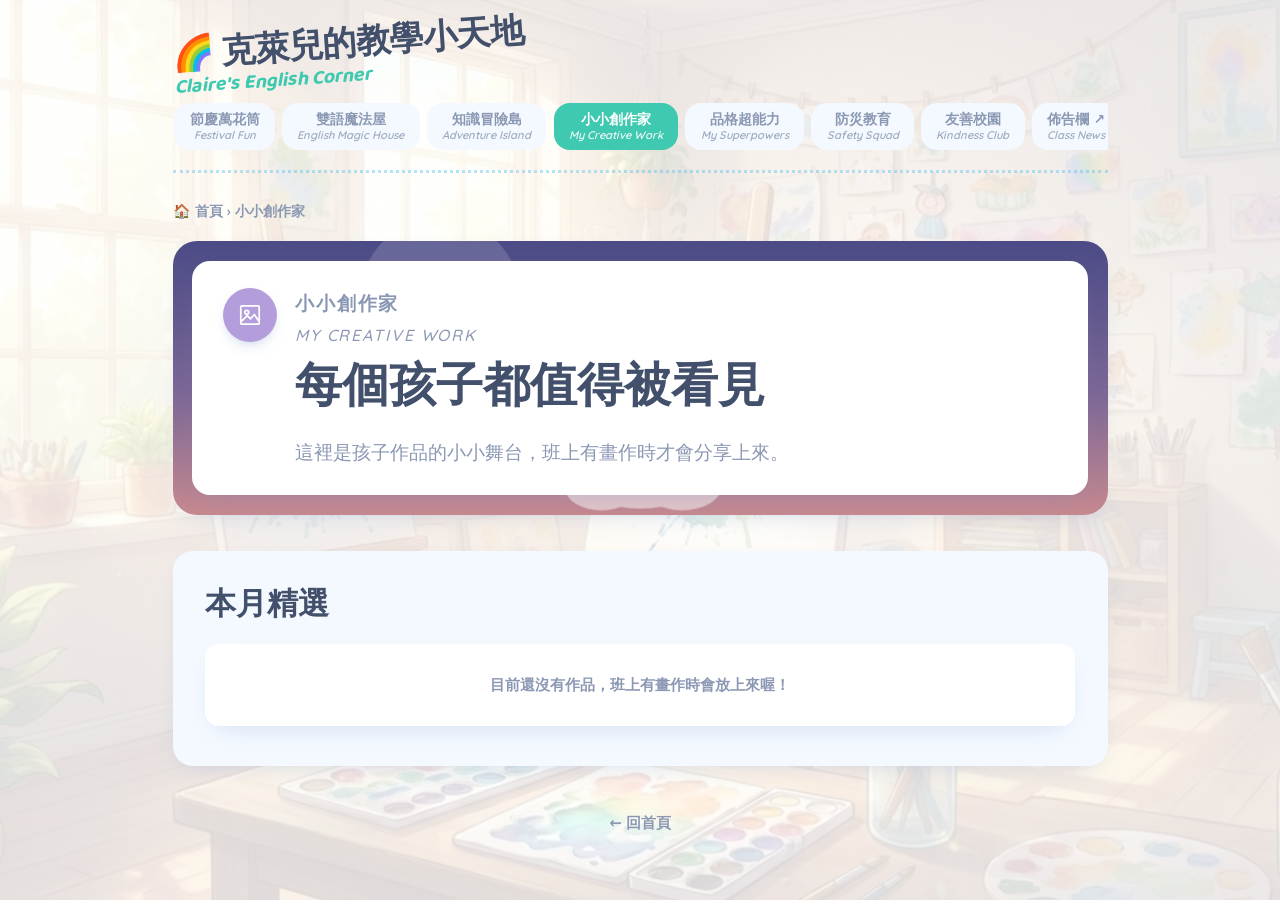
<file: pages/gallery.html>
<!doctype html>
<html lang="zh-Hant">
<head>
<meta charset="utf-8" />
<title>小小創作家 ｜ 克萊兒的教學小天地</title>
<meta name="viewport" content="width=device-width, initial-scale=1" />
<link rel="preconnect" href="https://fonts.googleapis.com" />
<link rel="preconnect" href="https://fonts.gstatic.com" crossorigin />
<link href="https://fonts.googleapis.com/css2?family=Baloo+2:wght@500;600;700;800&family=Quicksand:wght@500;600;700&display=swap" rel="stylesheet" />
<link rel="stylesheet" href="../styles.css" />
</head>
<body class="has-scene scene-gallery">
<main class="board">

  <nav class="sitenav" aria-label="網站導覽">
    <a class="brand" href="../index.html"><span class="nav-zh">🌈 克萊兒的教學小天地</span><span class="nav-en">Claire's English Corner</span></a>
    <div class="sitenav-links">
      <a href="festival.html"><span class="nav-zh">節慶萬花筒</span><span class="nav-en">Festival Fun</span></a>
      <a href="bilingual.html"><span class="nav-zh">雙語魔法屋</span><span class="nav-en">English Magic House</span></a>
      <a href="review.html"><span class="nav-zh">知識冒險島</span><span class="nav-en">Adventure Island</span></a>
      <a href="gallery.html" aria-current="page"><span class="nav-zh">小小創作家</span><span class="nav-en">My Creative Work</span></a>
      <a href="character.html"><span class="nav-zh">品格超能力</span><span class="nav-en">My Superpowers</span></a>
      <a href="disaster-prep.html"><span class="nav-zh">防災教育</span><span class="nav-en">Safety Squad</span></a>
      <a href="friendly-campus.html"><span class="nav-zh">友善校園</span><span class="nav-en">Kindness Club</span></a>
      <a href="https://padlet.com/ClaireOli/115-1-v3k780pu6dnq87oe" target="_blank" rel="noopener" class="nav-external"><span class="nav-zh">佈告欄</span><span class="nav-en">Class News</span></a>
    </div>
  </nav>

  <p class="breadcrumb"><a href="../index.html">🏠 首頁</a> › 小小創作家</p>

  <header class="page-hero bg-lavender">
    <div class="page-hero-panel">
      <div class="hero-icon" style="--accent:var(--lavender); --accent-ink:var(--lavender-ink)">
        <svg width="26" height="26" viewBox="0 0 24 24" fill="none" stroke="currentColor" stroke-width="1.6" stroke-linecap="round" stroke-linejoin="round"><rect x="3.5" y="3.5" width="17" height="17" rx="1.2"/><circle cx="9" cy="9.5" r="1.8"/><path d="M4.5 17.5l5-5 3 3 3.5-4 4 6"/></svg>
      </div>
      <div>
        <p class="eyebrow eyebrow-lavender">小小創作家<span class="bi-en">My Creative Work</span></p>
        <h1>每個孩子都值得被看見</h1>
        <p>這裡是孩子作品的小小舞台，班上有畫作時才會分享上來。</p>
      </div>
    </div>
  </header>

  <section class="content-card">
    <h2>本月精選</h2>
    <div class="video-row">
      <div class="video-card">目前還沒有作品，班上有畫作時會放上來喔！</div>
    </div>
  </section>

  <footer class="board-footer">
    <p><a href="../index.html">← 回首頁</a></p>
  </footer>
</main>
</body>
</html>
</file>
<file: styles.css>
/* 北斗國小 3年○班・班級基地 — 共用樣式（可愛雲朵風） */

:root{
  --bg-top:#eaf6ff;
  --bg-bottom:#fff2f6;
  --bg-fiber: rgba(120,150,200,.10);
  --surface:#ffffff;
  --surface-2:#f4f9ff;
  --ink:#42506b;
  --ink-soft:#8b98b3;
  --pine:#3ec9b0;
  --pine-ink:#ffffff;
  --ring: #3ec9b0;

  --coral:#ff8fa8;   --coral-ink:#ffffff;
  --mustard:#ffbc42; --mustard-ink:#4a3308;
  --sky:#5ec2f0;      --sky-ink:#ffffff;
  --sage:#6bd4a0;     --sage-ink:#0e3d2a;
  --lavender:#b39ddb; --lavender-ink:#ffffff;

  --shadow: 0 10px 24px -12px rgba(120,150,200,.35);
  --shadow-lift: 0 18px 32px -14px rgba(120,150,200,.5);
  --scene-wash: rgba(255,255,255,.84);
}

@media (prefers-color-scheme: dark){
  :root{
    --bg-top:#1c2140;
    --bg-bottom:#241a33;
    --bg-fiber: rgba(180,200,255,.06);
    --surface:#2b3156;
    --surface-2:#333a62;
    --ink:#eef0fb;
    --ink-soft:#aab0d6;
    --pine:#5fe0c6;
    --pine-ink:#132621;
    --ring:#5fe0c6;

    --coral:#ff9fb6;    --coral-ink:#3a0f1c;
    --mustard:#ffcd6b;  --mustard-ink:#3a2705;
    --sky:#7dd0f7;      --sky-ink:#0d2636;
    --sage:#7fe0b3;     --sage-ink:#0c2a1c;
    --lavender:#c3b1ea; --lavender-ink:#241a3a;

    --shadow: 0 10px 24px -12px rgba(0,0,0,.55);
    --shadow-lift: 0 20px 34px -14px rgba(0,0,0,.65);
    --scene-wash: rgba(18,20,38,.76);
  }
}
:root[data-theme="dark"]{
  --bg-top:#1c2140; --bg-bottom:#241a33; --bg-fiber: rgba(180,200,255,.06);
  --surface:#2b3156; --surface-2:#333a62;
  --ink:#eef0fb; --ink-soft:#aab0d6;
  --pine:#5fe0c6; --pine-ink:#132621; --ring:#5fe0c6;
  --coral:#ff9fb6; --coral-ink:#3a0f1c;
  --mustard:#ffcd6b; --mustard-ink:#3a2705;
  --sky:#7dd0f7; --sky-ink:#0d2636;
  --sage:#7fe0b3; --sage-ink:#0c2a1c;
  --lavender:#c3b1ea; --lavender-ink:#241a3a;
  --shadow: 0 10px 24px -12px rgba(0,0,0,.55);
  --shadow-lift: 0 20px 34px -14px rgba(0,0,0,.65);
  --scene-wash: rgba(18,20,38,.76);
}
:root[data-theme="light"]{
  --bg-top:#eaf6ff; --bg-bottom:#fff2f6; --bg-fiber: rgba(120,150,200,.10);
  --surface:#ffffff; --surface-2:#f4f9ff;
  --ink:#42506b; --ink-soft:#8b98b3;
  --pine:#3ec9b0; --pine-ink:#ffffff; --ring:#3ec9b0;
  --coral:#ff8fa8; --coral-ink:#ffffff;
  --mustard:#ffbc42; --mustard-ink:#4a3308;
  --sky:#5ec2f0; --sky-ink:#ffffff;
  --sage:#6bd4a0; --sage-ink:#0e3d2a;
  --lavender:#b39ddb; --lavender-ink:#ffffff;
  --shadow: 0 10px 24px -12px rgba(120,150,200,.35);
  --shadow-lift: 0 18px 32px -14px rgba(120,150,200,.5);
  --scene-wash: rgba(255,255,255,.84);
}

*{ box-sizing:border-box; }
.visually-hidden{
  position:absolute; width:1px; height:1px; padding:0; margin:-1px;
  overflow:hidden; clip:rect(0,0,0,0); white-space:nowrap; border:0;
}
html{ -webkit-text-size-adjust:100%; font-size:18px; }
body{
  margin:0;
  color:var(--ink);
  background:
    radial-gradient(circle at 12% 8%, var(--bg-fiber) 0, transparent 4%),
    radial-gradient(circle at 82% 22%, var(--bg-fiber) 0, transparent 3%),
    radial-gradient(circle at 30% 70%, var(--bg-fiber) 0, transparent 3.5%),
    radial-gradient(circle at 92% 85%, var(--bg-fiber) 0, transparent 4%),
    linear-gradient(180deg, var(--bg-top), var(--bg-bottom));
  background-attachment:fixed;
  font-family: "Quicksand","PingFang TC","Microsoft JhengHei","Noto Sans TC",system-ui,-apple-system,sans-serif;
  line-height:1.65;
  font-size:1rem;
}
a{ color:inherit; }
.board{
  max-width:980px;
  margin:0 auto;
  padding:1.4rem 1.25rem 4rem;
}

h1, h2, h3, .brand, .btn{ font-family:"Baloo 2","PingFang TC","Microsoft JhengHei","Noto Sans TC",system-ui,-apple-system,sans-serif; }

.eyebrow{
  font-size:.85rem;
  font-weight:700;
  letter-spacing:.1em;
  color:var(--ink-soft);
  margin:0 0 .4rem;
  text-transform:uppercase;
}
.eyebrow-coral{color:var(--coral)}
.eyebrow-mustard{color:var(--mustard)}
.eyebrow-sky{color:var(--sky)}
.eyebrow-sage{color:var(--sage)}
.eyebrow-lavender{color:var(--lavender)}

/* ---------- site nav ---------- */
.sitenav{
  display:flex;
  flex-wrap:wrap;
  align-items:center;
  gap:.6rem 1rem;
  margin-bottom:1.5rem;
  padding-bottom:.9rem;
  border-bottom:3px dotted color-mix(in srgb, var(--sky) 45%, transparent);
}
.sitenav .brand{
  display:flex;
  flex-direction:column;
  gap:.05rem;
  text-decoration:none;
  white-space:nowrap;
  flex:0 0 auto;
  line-height:1.15;
  transform:rotate(-4deg);
  transition:transform .15s ease;
}
.sitenav .brand:hover{ transform:rotate(-4deg) scale(1.03); }
.sitenav .brand .nav-zh{ font-size:1.9rem; font-weight:800; letter-spacing:-.01em; color:var(--ink); }
.sitenav .brand .nav-en{ font-size:1.1rem; font-weight:700; font-style:italic; color:var(--pine); }
.sitenav-links{
  display:flex;
  gap:.4rem;
  overflow-x:auto;
  padding:.2rem .1rem;
  scrollbar-width:thin;
  flex:1 1 auto;
  min-width:0;
}
.sitenav-links a{
  flex:0 0 auto;
  display:flex;
  flex-direction:column;
  align-items:center;
  gap:.05rem;
  line-height:1.3;
  text-decoration:none;
  color:var(--ink-soft);
  padding:.4rem .85rem;
  border-radius:16px;
  background:var(--surface-2);
  white-space:nowrap;
  transition:transform .15s ease, background-color .15s ease, color .15s ease;
}
.sitenav-links a .nav-zh{ font-size:.75rem; font-weight:700; }
.sitenav-links a .nav-en{ font-size:.62rem; font-weight:600; font-style:italic; opacity:.8; }
.sitenav-links a:hover{ color:var(--ink); transform:translateY(-1px); }
.sitenav-links a[aria-current="page"]{
  background:var(--pine);
  color:var(--pine-ink);
}
.sitenav-links a[aria-current="page"] .nav-en{ opacity:.9; }
.sitenav-links a.nav-external .nav-zh::after{ content:" ↗"; }
.sitenav-links a:focus-visible, .sitenav .brand:focus-visible{
  outline:3px solid var(--ring); outline-offset:2px;
}

/* ---------- breadcrumb ---------- */
.breadcrumb{
  font-size:.78rem;
  font-weight:600;
  color:var(--ink-soft);
  margin:0 0 1rem;
}
.breadcrumb a{ text-decoration:none; font-weight:700; }
.breadcrumb a:hover{ text-decoration:underline; }

.blank{
  border-bottom:3px solid var(--pine);
  padding:0 .15em;
  white-space:nowrap;
}
.tagline{
  margin:0;
  color:var(--ink-soft);
  font-size:.95rem;
}
.tape{
  position:absolute;
  top:-16px;
  width:64px;
  height:64px;
  border-radius:50%;
  background:var(--mustard);
  opacity:.9;
  box-shadow:0 6px 14px -6px rgba(120,150,200,.55);
  display:flex;
  align-items:center;
  justify-content:center;
  font-size:1.6rem;
}
.tape-l{ left:6%; transform:rotate(-8deg); }
.tape-l::after{ content:"⭐"; }
.tape-r{ right:6%; transform:rotate(8deg); background:var(--sky); }
.tape-r::after{ content:"☁️"; }

/* ---------- page hero (subpages) ---------- */
.page-hero{
  padding:1.1rem;
  border-radius:24px;
  background-size:cover;
  background-position:center;
  box-shadow:var(--shadow);
  margin-bottom:2rem;
}
.page-hero-panel{
  display:flex;
  align-items:flex-start;
  gap:1rem;
  background:var(--surface);
  border-radius:18px;
  padding:1.5rem 1.7rem;
  box-shadow:var(--shadow);
}
.page-hero .hero-icon{
  flex:0 0 auto;
  width:54px; height:54px;
  border-radius:50%;
  display:flex; align-items:center; justify-content:center;
  background:var(--accent);
  color:var(--accent-ink, var(--surface));
  box-shadow:0 6px 14px -6px rgba(120,150,200,.5);
}
.page-hero h1{
  margin:.1rem 0 .5rem;
  font-size:clamp(1.9rem,4.6vw,2.6rem);
  font-weight:800;
  text-wrap:balance;
}
.page-hero p{ margin:0; color:var(--ink-soft); font-size:1.05rem; }

/* ---------- sky backgrounds ---------- */
.bg-dawn{ background-image:url('assets/bg-dawn.svg'); }
.bg-golden{ background-image:url('assets/bg-golden.svg'); }
.bg-mint{ background-image:url('assets/bg-mint.svg'); }
.bg-lavender{ background-image:url('assets/bg-lavender.svg'); }

/* ---------- page scene backgrounds (faded illustration behind content) ---------- */
body.has-scene{
  background-image:
    linear-gradient(180deg, var(--scene-wash), var(--scene-wash)),
    var(--scene-img);
  background-size: cover, cover;
  background-position: top center, top center;
  background-repeat: no-repeat, no-repeat;
  background-attachment: fixed, fixed;
}
body.scene-bilingual{ --scene-img: url('assets/scene-bilingual.jpg'); }
body.scene-review{ --scene-img: url('assets/scene-review.jpg'); }
body.scene-gallery{ --scene-img: url('assets/scene-gallery.jpg'); }
body.scene-character{ --scene-img: url('assets/scene-character.jpg'); }
body.scene-festival{ --scene-img: url('assets/scene-festival.jpg'); }
body.scene-disaster-prep{ --scene-img: url('assets/scene-disaster-prep.jpg'); }
body.scene-friendly-campus{ --scene-img: url('assets/scene-friendly-campus.jpg'); }

/* ---------- stat strip ---------- */
.stat-strip{
  display:grid;
  grid-template-columns:repeat(auto-fit,minmax(220px,1fr));
  gap:.9rem;
  margin-bottom:2rem;
}
.chip{
  font:inherit;
  text-align:left;
  cursor:pointer;
  text-decoration:none;
  border:none;
  border-radius:16px;
  padding:.85rem 1rem;
  color:var(--ink);
  background:var(--surface-2);
  box-shadow:var(--shadow);
  display:flex;
  flex-direction:column;
  gap:.2rem;
  transition:transform .15s ease;
}
.chip:hover{ transform:translateY(-2px) scale(1.02); }
.chip:focus-visible{ outline:3px solid var(--ring); outline-offset:2px; }
.chip-label{ font-size:.72rem; letter-spacing:.08em; color:var(--ink-soft); text-transform:uppercase;}
.chip-value{ font-weight:700; font-size:.98rem; }
.chip-mustard{ border-left:6px solid var(--mustard); }
.chip-sage{ border-left:6px solid var(--sage); }
.chip-coral{ border-left:6px solid var(--coral); }

/* ---------- card grid (home) ---------- */
.grid{
  display:grid;
  grid-template-columns:repeat(auto-fit,minmax(210px,1fr));
  gap:1.6rem 1.3rem;
  margin-bottom:1rem;
}
.card{
  position:relative;
  display:block;
  font:inherit;
  text-align:left;
  text-decoration:none;
  cursor:pointer;
  border:none;
  background:var(--surface);
  border-radius:22px;
  padding:1.6rem 1.3rem 1.4rem;
  color:var(--ink);
  box-shadow:var(--shadow);
  transform:rotate(var(--tilt,0deg));
  transition:transform .18s ease, box-shadow .18s ease;
}
.card::before{
  content:"";
  position:absolute;
  top:-12px; left:50%;
  width:36px; height:36px;
  border-radius:50%;
  transform:translateX(-50%);
  background:var(--accent);
  opacity:.9;
  box-shadow:0 4px 10px -4px rgba(120,150,200,.5);
}
.card:hover, .card:focus-visible{
  transform:rotate(0deg) translateY(-4px) scale(1.02);
  box-shadow:var(--shadow-lift);
}
.card:focus-visible{ outline:3px solid var(--ring); outline-offset:3px; }
.card-icon{ color:var(--accent); margin-bottom:.5rem; }
.card h3{ margin:0 0 .35rem; font-size:1.45rem; font-weight:800; }
.card p{ margin:0; font-size:.95rem; color:var(--ink-soft); }

.card-coral{ --accent:var(--coral); --accent-ink:var(--coral-ink); }
.card-mustard{ --accent:var(--mustard); --accent-ink:var(--mustard-ink); }
.card-sky{ --accent:var(--sky); --accent-ink:var(--sky-ink); }
.card-sage{ --accent:var(--sage); --accent-ink:var(--sage-ink); }
.card-lavender{ --accent:var(--lavender); --accent-ink:var(--lavender-ink); }

.card.has-scene{
  background-image:
    linear-gradient(180deg, var(--scene-wash), var(--scene-wash)),
    var(--scene-img);
  background-size: cover, cover;
  background-position: center, center;
  background-repeat: no-repeat, no-repeat;
}
.card-scene-festival{ --scene-img: url('assets/scene-festival.jpg'); }
.card-scene-bilingual{ --scene-img: url('assets/scene-bilingual.jpg'); }
.card-scene-review{ --scene-img: url('assets/scene-review.jpg'); }
.card-scene-gallery{ --scene-img: url('assets/scene-gallery.jpg'); }
.card-scene-character{ --scene-img: url('assets/scene-character.jpg'); }
.card-scene-disaster-prep{ --scene-img: url('assets/scene-disaster-prep.jpg'); }
.card-scene-friendly-campus{ --scene-img: url('assets/scene-friendly-campus.jpg'); }

/* ---------- content card (subpage sections) ---------- */
.content-card{
  position:relative;
  background:var(--surface-2);
  border-radius:20px;
  padding:1.6rem 1.8rem;
  box-shadow:var(--shadow);
  margin-bottom:1.6rem;
  transition:transform .18s ease, box-shadow .18s ease;
}
.content-card:hover{
  transform:translateY(-4px);
  box-shadow:var(--shadow-lift);
}
.content-card h2{ margin:.1rem 0 .7rem; font-size:1.7rem; font-weight:800; text-wrap:balance; }
.content-card h3{ margin:1.3rem 0 .6rem; font-size:1.2rem; font-weight:800; }
.content-lede{ margin:0 0 .9rem; max-width:60ch; font-size:1.05rem; }
.idiom-page{ display:block; width:100%; border-radius:14px; box-shadow:var(--shadow); cursor:zoom-in; transition:opacity .15s ease; }
.idiom-page:hover{ opacity:.9; }
.idiom-page + .idiom-page{ margin-top:1rem; }

/* ---------- flipbook (paginated picture-book viewer) ---------- */
.flipbook-viewport{
  position:relative;
  width:100%;
  aspect-ratio:4/3;
  border-radius:14px;
  overflow:hidden;
  background:var(--surface-2);
  box-shadow:var(--shadow);
}
.flipbook-viewport .flipbook-page{
  display:none;
  position:absolute; inset:0;
  width:100%; height:100%;
  object-fit:contain;
  box-shadow:none;
  border-radius:0;
  cursor:zoom-in;
}
.flipbook-viewport .flipbook-page.is-active{ display:block; }
.flipbook-page + .flipbook-page{ margin-top:0; }
.flipbook-nav{
  display:flex;
  align-items:center;
  justify-content:center;
  gap:1.2rem;
  margin-top:1.1rem;
}
.flipbook-btn{
  width:44px; height:44px; border-radius:50%;
  border:none; background:var(--sky); color:var(--sky-ink);
  font-size:1.5rem; line-height:1; cursor:pointer;
  display:flex; align-items:center; justify-content:center;
  box-shadow:var(--shadow);
  transition:transform .15s ease, opacity .15s ease;
}
.flipbook-btn:hover:not(:disabled){ transform:translateY(-2px); }
.flipbook-btn:disabled{ opacity:.35; cursor:default; }
.flipbook-counter{ font-weight:700; color:var(--ink-soft); min-width:4rem; text-align:center; }
.flipbook-audio{
  width:auto; height:44px; padding:0 1.15rem; border-radius:22px;
  gap:.4rem; font-size:1rem; font-weight:700;
  background:var(--pine); color:var(--pine-ink);
}
.flipbook-audio.is-playing{ background:var(--coral); color:var(--coral-ink); }

/* ---------- lightbox (click-to-zoom for lesson/idiom images) ---------- */
.lightbox-overlay{
  display:none;
  position:fixed; inset:0; z-index:999;
  background:rgba(20,20,30,.85);
  align-items:center; justify-content:center;
  padding:2rem;
  cursor:zoom-out;
}
.lightbox-overlay.is-open{ display:flex; }
.lightbox-overlay img{
  max-width:100%; max-height:100%;
  border-radius:12px;
  box-shadow:0 20px 50px -10px rgba(0,0,0,.6);
}
.lightbox-close{
  position:fixed; top:1.2rem; right:1.4rem;
  width:42px; height:42px; border-radius:50%;
  border:none; background:rgba(255,255,255,.92); color:#333;
  font-size:1.4rem; line-height:1; cursor:pointer;
  display:flex; align-items:center; justify-content:center;
  box-shadow:0 4px 12px rgba(0,0,0,.3);
}
.lightbox-arrow{
  position:fixed; top:50%; transform:translateY(-50%);
  width:52px; height:52px; border-radius:50%;
  border:none; background:rgba(255,255,255,.92); color:#333;
  font-size:1.8rem; line-height:1; cursor:pointer;
  display:flex; align-items:center; justify-content:center;
  box-shadow:0 4px 12px rgba(0,0,0,.3);
}
.lightbox-arrow:disabled{ opacity:.3; cursor:default; }
.lightbox-arrow[hidden]{ display:none; }
.lightbox-prev{ left:1.4rem; }
.lightbox-next{ right:1.4rem; }
.content-note{ color:var(--ink-soft); font-size:.92rem; margin:.6rem 0 0; }

/* ---------- subtab nav (review page level split) ---------- */
.subtab-nav{
  display:flex;
  flex-wrap:wrap;
  gap:.6rem;
  margin-bottom:1.6rem;
}
.subtab-btn{
  font-family:"Baloo 2","PingFang TC","Microsoft JhengHei","Noto Sans TC",system-ui,-apple-system,sans-serif;
  font-size:.95rem;
  font-weight:700;
  padding:.55rem 1.2rem;
  border-radius:999px;
  border:2px solid transparent;
  background:var(--surface-2);
  color:var(--ink-soft);
  cursor:pointer;
  transition:transform .15s ease, background-color .15s ease, color .15s ease, border-color .15s ease;
}
.subtab-btn:hover{ transform:translateY(-1px); color:var(--ink); }
.subtab-btn.is-active{
  background:var(--sky);
  color:var(--sky-ink);
  border-color:var(--sky);
}
.content-placeholder{ text-align:center; padding:2.6rem 1.5rem; }
.content-placeholder .content-lede{ margin:0 auto; }

.summary-banner-card{ text-align:center; }
.summary-banner-card .content-lede{ margin:0 auto .9rem; }
.summary-banner{
  display:block;
  max-width:100%;
  width:100%;
  height:auto;
  border-radius:16px;
  box-shadow:var(--shadow);
}

.detail-list{ margin:0 0 .6rem; padding-left:0; list-style:none; display:flex; flex-direction:column; gap:.5rem; max-width:60ch; }

.tag{
  display:inline-block;
  font-size:.72rem;
  font-weight:700;
  letter-spacing:.04em;
  padding:.2rem .6rem;
  border-radius:999px;
  margin-right:.4rem;
}
.tag-coral{ background:var(--coral); color:var(--coral-ink); }
.tag-mustard{ background:var(--mustard); color:var(--mustard-ink); }
.tag-sky{ background:var(--sky); color:var(--sky-ink); }
.tag-sage{ background:var(--sage); color:var(--sage-ink); }
.tag-lavender{ background:var(--lavender); color:var(--lavender-ink); }

.detail-table{ border-collapse:collapse; font-variant-numeric:tabular-nums; width:100%; }
.detail-table td, .detail-table th{ padding:.5rem .9rem; text-align:left; }
.detail-table .rank{ font-weight:800; color:var(--mustard); }
.detail-table .pts{ font-weight:700; }
.detail-table tr:not(:last-child) td, .detail-table tr:not(:last-child) th{ border-bottom:1px solid var(--surface); }
.duty-table{ width:100%; text-align:center; }
.duty-table th{ background:var(--surface); border-radius:10px; }
.duty-table td{ vertical-align:top; }

.officer-grid{
  display:grid;
  grid-template-columns:repeat(auto-fit,minmax(220px,1fr));
  gap:1rem;
}
.officer-card{
  background:var(--surface);
  border-radius:16px;
  padding:1rem 1.1rem;
  box-shadow:var(--shadow);
  transition:transform .18s ease, box-shadow .18s ease;
}
.officer-card:hover{
  transform:translateY(-4px);
  box-shadow:var(--shadow-lift);
}
.officer-card .role{ font-weight:800; font-size:.95rem; }
.officer-card .name{ color:var(--ink-soft); font-size:.83rem; margin-left:.4rem; }
.officer-card .scope{ margin:.4rem 0 0; font-size:.82rem; color:var(--ink-soft); }

/* ---------- character trait cards ---------- */
.trait-grid{
  display:grid;
  grid-template-columns:repeat(auto-fit,minmax(200px,1fr));
  gap:1rem;
  margin-top:1rem;
}
.trait-card{
  background:var(--surface);
  border-radius:16px;
  overflow:hidden;
  box-shadow:var(--shadow);
  transition:transform .18s ease, box-shadow .18s ease;
}
.trait-card:hover{ transform:translateY(-4px); box-shadow:var(--shadow-lift); }
.trait-card summary{
  list-style:none;
  cursor:pointer;
  padding:.9rem 1.1rem;
  display:flex;
  align-items:center;
  justify-content:space-between;
  gap:.6rem;
}
.trait-card summary::-webkit-details-marker{ display:none; }
.trait-card summary:focus-visible{ outline:3px solid var(--ring); outline-offset:2px; }
.trait-card .trait-label{ display:flex; align-items:center; gap:.6rem; }
.trait-card .trait-badge{
  width:34px; height:34px;
  border-radius:50%;
  object-fit:cover;
  flex:0 0 auto;
  box-shadow:var(--shadow);
}
.trait-card .trait-zh{ font-weight:800; font-size:1.05rem; }
.trait-card .trait-en{ display:block; font-size:.7rem; letter-spacing:.06em; text-transform:uppercase; color:var(--ink-soft); margin-top:.15rem; }
.trait-card .chevron{ color:var(--ink-soft); font-size:.8rem; flex:0 0 auto; transition:transform .2s ease; }
.trait-card[open] .chevron{ transform:rotate(180deg); }
.trait-card .trait-body{
  padding:.7rem 1.1rem 1rem;
  font-size:.88rem;
  color:var(--ink-soft);
  border-top:2px dotted color-mix(in srgb, var(--ink) 16%, transparent);
}
.trait-video-wrap{
  position:relative;
  width:100%;
  aspect-ratio:16/9;
  margin:0 0 1.1rem;
  background:#000;
}
.trait-video{
  position:absolute; inset:0;
  width:100%; height:100%;
  border:none;
}

.subject-row, .video-row{ display:flex; flex-wrap:wrap; gap:.6rem; margin:.6rem 0; }
.subject{
  background:var(--surface); padding:.5rem .9rem; border-radius:999px; font-size:.85rem; font-weight:700;
  box-shadow:var(--shadow);
}
.video-card{
  background:var(--surface);
  padding:1.6rem 1rem;
  border-radius:14px;
  font-size:.82rem;
  font-weight:600;
  text-align:center;
  min-width:120px;
  flex:1 1 140px;
  box-shadow:var(--shadow);
  color:var(--ink-soft);
  transition:transform .18s ease, box-shadow .18s ease;
}
.video-card:hover{
  transform:translateY(-4px);
  box-shadow:var(--shadow-lift);
}

.board-footer{
  text-align:center;
  color:var(--ink-soft);
  font-size:.82rem;
  margin-top:2.5rem;
}
.board-footer a{ font-weight:700; text-decoration:none; }
.board-footer a:hover{ text-decoration:underline; }

/* ---------- hero ---------- */
.hero{
  position:relative;
  padding:1.1rem;
  border-radius:28px;
  background-size:cover;
  background-position:center;
  box-shadow:var(--shadow);
  margin-bottom:1.75rem;
}
.hero-panel{
  display:flex;
  align-items:center;
  gap:2.2rem;
  background:var(--surface);
  border-radius:22px;
  padding:2.2rem 2rem;
}
.hero-text{ flex:1 1 340px; }
.hero-text h1{ margin:.25rem 0 .4rem; font-size:clamp(2.2rem,6vw,3.4rem); font-weight:800; text-wrap:balance; }
.hero-en{ margin:0 0 1rem; color:var(--ink-soft); font-style:italic; font-size:1rem; }
.hero .tagline{ margin:0 0 1.3rem; max-width:48ch; font-size:1.05rem; }
.cta-row{ display:flex; flex-wrap:wrap; gap:.8rem; }
.btn{
  display:inline-flex; align-items:center; gap:.4rem;
  font:inherit; font-weight:700; font-size:.9rem;
  padding:.65rem 1.15rem; border-radius:999px;
  text-decoration:none; border:2px solid transparent;
  cursor:pointer; transition:transform .15s ease, box-shadow .15s ease;
}
.btn:hover{ transform:translateY(-2px) scale(1.03); }
.btn:focus-visible{ outline:3px solid var(--ring); outline-offset:2px; }
.btn-primary{ background:var(--pine); color:var(--pine-ink); box-shadow:var(--shadow); }
.btn-ghost{ background:transparent; border-color:var(--pine); color:var(--pine); }

.hero-photo{ flex:0 0 auto; width:220px; }
.hero-photo-img{
  display:block; width:100%; aspect-ratio:4/3; object-fit:cover;
  border-radius:18px; box-shadow:var(--shadow);
}
.photo-placeholder{
  display:flex; flex-direction:column; align-items:center; justify-content:center; gap:.6rem;
  aspect-ratio:4/3; width:100%;
  border-radius:18px;
  background:var(--surface-2);
  border:2.5px dashed color-mix(in srgb, var(--sky) 55%, transparent);
  color:var(--ink-soft);
  text-align:center;
  padding:1rem;
}
.photo-placeholder svg{ opacity:.55; }
.photo-placeholder .ph-label{ font-size:.72rem; line-height:1.5; }
.photo-placeholder .ph-label .en{ display:block; font-style:italic; opacity:.85; }

/* bilingual helper */
.bi-en{ display:block; font-style:italic; color:var(--ink-soft); font-weight:500; font-size:.85em; margin-top:.2em; }

/* ---------- mission ---------- */
.mission-values{ display:flex; flex-wrap:wrap; gap:1.2rem; margin-top:1.3rem; }
.mission-value{ flex:1 1 160px; display:flex; gap:.7rem; align-items:flex-start; }
.mission-value .mv-icon{
  flex:0 0 auto; width:34px; height:34px; border-radius:50%;
  display:flex; align-items:center; justify-content:center;
  background:var(--surface); color:var(--pine); box-shadow:var(--shadow);
}
.mission-value strong{ display:block; font-size:.92rem; }

/* ---------- section head ---------- */
.section-head{ text-align:center; margin:2.8rem 0 1.5rem; }
.section-head h2{ margin:.15rem 0 .3rem; font-size:2rem; font-weight:800; text-wrap:balance; }
.section-head .bi-en{ font-size:.9rem; }

/* ---------- examples ---------- */
.example-block{ margin-bottom:1.8rem; }
.example-block > h3{ margin:0 0 .8rem; font-size:1.05rem; font-weight:800; display:flex; align-items:baseline; gap:.5rem; flex-wrap:wrap; }
.example-block > h3 .bi-en{ display:inline; margin:0; font-size:.78rem; }
.mini-list{ list-style:none; padding:0; margin:0 0 .8rem; display:flex; flex-direction:column; gap:.55rem; }
.mini-list li{
  background:var(--surface); border-radius:12px; padding:.65rem .95rem; font-size:.9rem;
  box-shadow:var(--shadow); display:flex; justify-content:space-between; gap:.8rem; flex-wrap:wrap;
}
.mini-list .mini-date{ color:var(--ink-soft); font-size:.78rem; white-space:nowrap; }
.photo-row{ display:flex; flex-wrap:wrap; gap:1rem; }
.photo-row .photo-placeholder{ flex:1 1 150px; aspect-ratio:1/1; }

/* ---------- search box ---------- */
.search-box{ margin-bottom:1.2rem; }
.search-box input[type="search"]{
  width:100%;
  font:inherit;
  font-size:.95rem;
  padding:.75rem 1.1rem;
  border-radius:999px;
  border:2px solid color-mix(in srgb, var(--sky) 40%, transparent);
  background:var(--surface);
  color:var(--ink);
}
.search-box input[type="search"]::placeholder{ color:var(--ink-soft); }
.search-box input[type="search"]:focus-visible{ outline:3px solid var(--ring); outline-offset:2px; }
.search-meta{ font-size:.78rem; color:var(--ink-soft); margin:.5rem 0 0; }
.detail-list li[hidden]{ display:none; }

/* ---------- audio placeholder ---------- */
.word-audio-row{ display:flex; align-items:center; gap:.7rem; margin:.6rem 0 .9rem; }
.audio-btn{
  appearance:none; -webkit-appearance:none;
  flex:0 0 auto; width:38px; height:38px; border-radius:50%;
  display:flex; align-items:center; justify-content:center;
  background:var(--surface-2);
  border:2px dashed color-mix(in srgb, var(--sky) 55%, transparent);
  color:var(--ink-soft);
  cursor:pointer;
  transition:color .15s ease, border-color .15s ease, transform .12s ease;
}
.audio-btn:hover{ color:var(--sky); border-color:var(--sky); transform:scale(1.08); }
.audio-btn:focus-visible{ outline:3px solid var(--ring); outline-offset:2px; }
.audio-btn.small{ width:26px; height:26px; border-width:1.5px; }
.audio-btn.audio-pending{ animation:audio-shake .35s ease; border-color:var(--coral); color:var(--coral); }
@keyframes audio-shake{
  0%,100%{ transform:translateX(0); }
  25%{ transform:translateX(-3px); }
  75%{ transform:translateX(3px); }
}
@media (prefers-reduced-motion: reduce){
  .audio-btn.audio-pending{ animation:none; }
}
.audio-hint{ font-size:.8rem; color:var(--ink-soft); }
.audio-hint .en{ display:block; font-style:italic; font-size:.85em; margin-top:.1em; }

.lesson-image{ display:block; width:100%; border-radius:16px; box-shadow:var(--shadow); margin-bottom:1.2rem; cursor:zoom-in; transition:opacity .15s ease; }
.lesson-image:hover{ opacity:.9; }
.char-badge{ width:34px; height:34px; border-radius:50%; object-fit:cover; flex:0 0 auto; box-shadow:var(--shadow); margin-right:.2rem; }
.bi-en-line{ font-style:italic; color:var(--ink-soft); font-size:.9em; margin:-.5rem 0 .9rem; }
.word-chip-grid{ display:flex; flex-wrap:wrap; gap:.6rem; padding:0; margin:0; list-style:none; }
.word-chip{
  display:flex; align-items:center; gap:.5rem;
  background:var(--surface-2); border-radius:999px;
  padding:.35rem .9rem .35rem .35rem;
  font-size:.92rem; font-weight:600;
}

/* ---------- download resource ---------- */
.download-card{
  display:flex; align-items:center; gap:1rem; flex-wrap:wrap;
  background:var(--surface); border-radius:16px; padding:1.1rem 1.3rem;
  box-shadow:var(--shadow);
  transition:transform .18s ease, box-shadow .18s ease;
}
.download-card:hover{
  transform:translateY(-4px);
  box-shadow:var(--shadow-lift);
}
.download-card .dl-icon{
  flex:0 0 auto; width:44px; height:44px; border-radius:50%;
  display:flex; align-items:center; justify-content:center;
  background:var(--sky); color:var(--sky-ink);
}
.download-card .dl-text{ flex:1 1 200px; }
.download-card .dl-text strong{ display:block; font-size:.98rem; }
.download-card .dl-text span{ color:var(--ink-soft); font-size:.82rem; }

/* ---------- quiz game (成語 / 成語接龍 / 部首大挑戰 共用) ---------- */
.quiz-game{ margin-top:.4rem; }
.quiz-meta{
  display:flex; align-items:center; justify-content:space-between; flex-wrap:wrap;
  gap:.6rem; margin-bottom:.9rem;
}
.quiz-score-text{ font-size:.82rem; font-weight:600; color:var(--ink-soft); }
.quiz-score-text strong{ color:var(--ink); }
.quiz-prompt{
  background:var(--surface); border-radius:16px; padding:1rem 1.2rem;
  font-size:1rem; line-height:1.7; box-shadow:var(--shadow); margin:0 0 1rem;
}
.quiz-prompt .blank-char{ color:var(--coral); font-weight:800; letter-spacing:.05em; }
.quiz-choices{
  display:grid; grid-template-columns:repeat(auto-fit,minmax(150px,1fr));
  gap:.6rem; margin-bottom:.9rem;
}
.quiz-choice{
  appearance:none; -webkit-appearance:none;
  font:inherit; font-weight:700; font-size:.92rem;
  padding:.75rem .9rem; border-radius:14px; border:2.5px solid transparent;
  background:var(--surface); color:var(--ink); cursor:pointer;
  box-shadow:var(--shadow); text-align:center;
  transition:transform .15s ease, box-shadow .15s ease, border-color .15s ease, background-color .15s ease;
}
.quiz-choice:disabled{ opacity:1; color:var(--ink); cursor:default; }
.quiz-choice:hover:not(:disabled){ transform:translateY(-2px) scale(1.03); box-shadow:var(--shadow-lift); }
.quiz-choice:focus-visible{ outline:3px solid var(--ring); outline-offset:2px; }
.quiz-choice.is-correct{ border-color:var(--sage); background:color-mix(in srgb, var(--sage) 22%, var(--surface)); }
.quiz-choice.is-wrong{ border-color:var(--coral); background:color-mix(in srgb, var(--coral) 22%, var(--surface)); }
.quiz-feedback{
  font-size:.9rem; font-weight:700; margin:0 0 1rem;
  padding:.7rem 1rem; border-radius:14px; background:var(--surface);
}
.quiz-feedback.is-correct{ color:var(--sage); }
.quiz-feedback.is-wrong{ color:var(--coral); }
.quiz-actions{ display:flex; gap:.7rem; flex-wrap:wrap; }
.quiz-streak{
  display:inline-flex; align-items:center; gap:.3rem;
  background:var(--surface); padding:.3rem .7rem; border-radius:999px;
  font-size:.82rem; font-weight:700; box-shadow:var(--shadow); color:var(--ink);
}

/* ---------- reveal-on-scroll ---------- */
.reveal{ opacity:0; transform:translateY(18px); transition:opacity .6s ease, transform .6s ease; }
.reveal.is-visible{ opacity:1; transform:translateY(0); }
@media (prefers-reduced-motion: reduce){
  .reveal{ opacity:1; transform:none; transition:none; }
}
@media (max-width:640px){
  .hero-panel{ flex-direction:column; padding:1.6rem 1.4rem; }
  .hero-photo{ width:100%; max-width:260px; }
  .sitenav .brand{ transform:rotate(-3deg); }
  .sitenav .brand .nav-zh{ font-size:1.3rem; }
  .sitenav .brand .nav-en{ font-size:.85rem; }
  .sitenav-links{ width:100%; }
}
</file>
